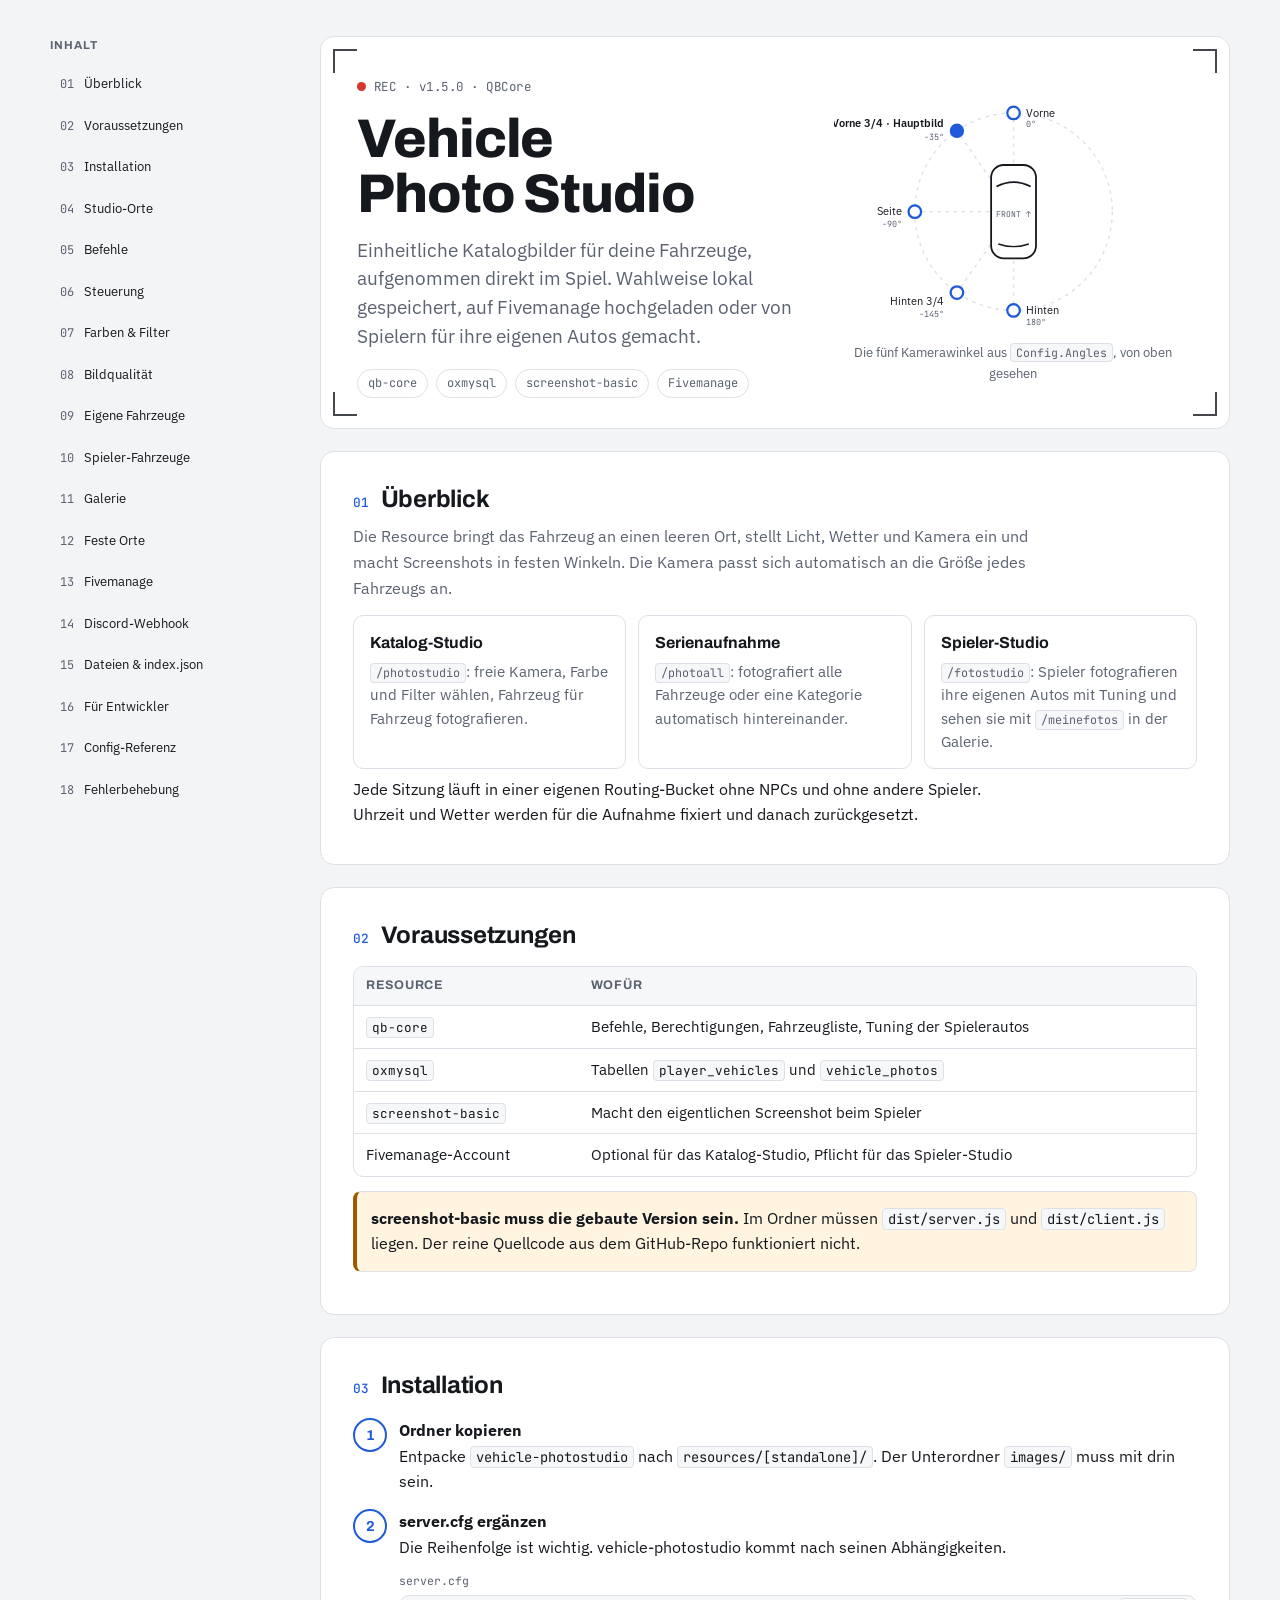
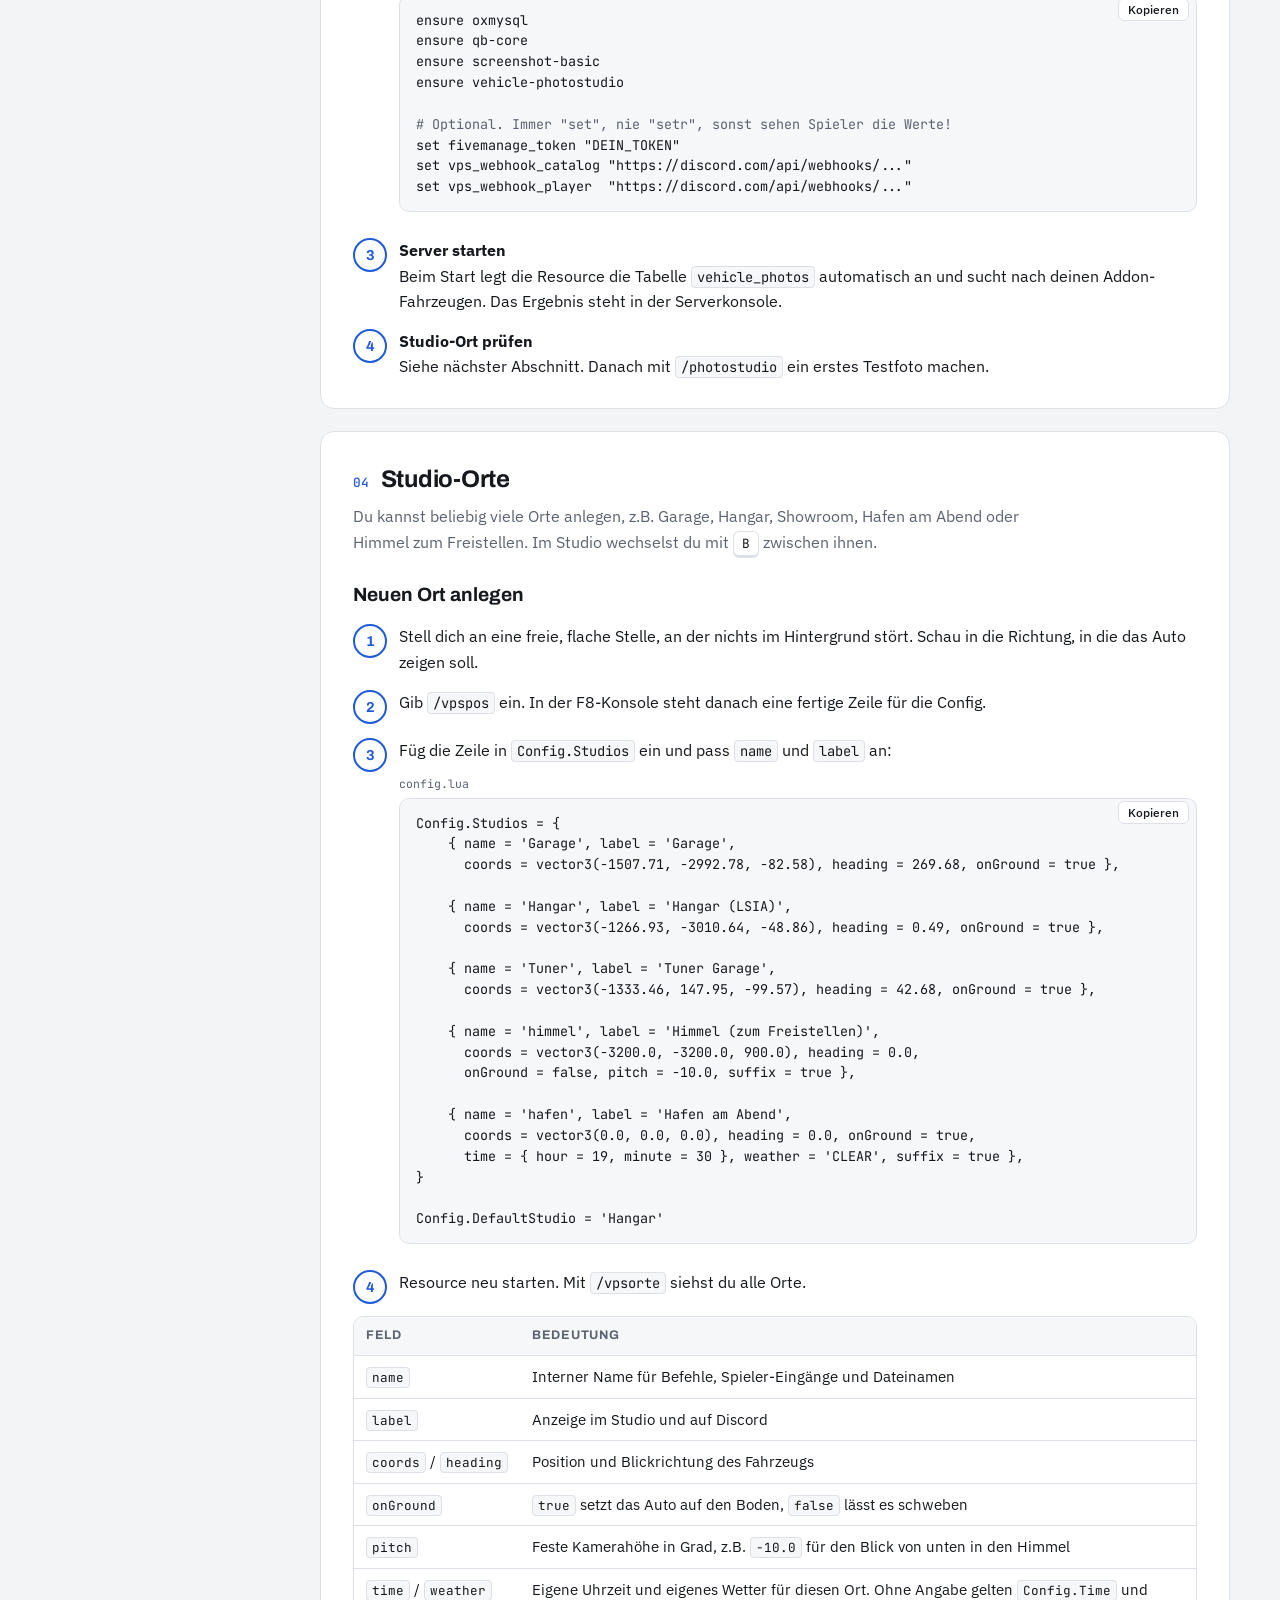
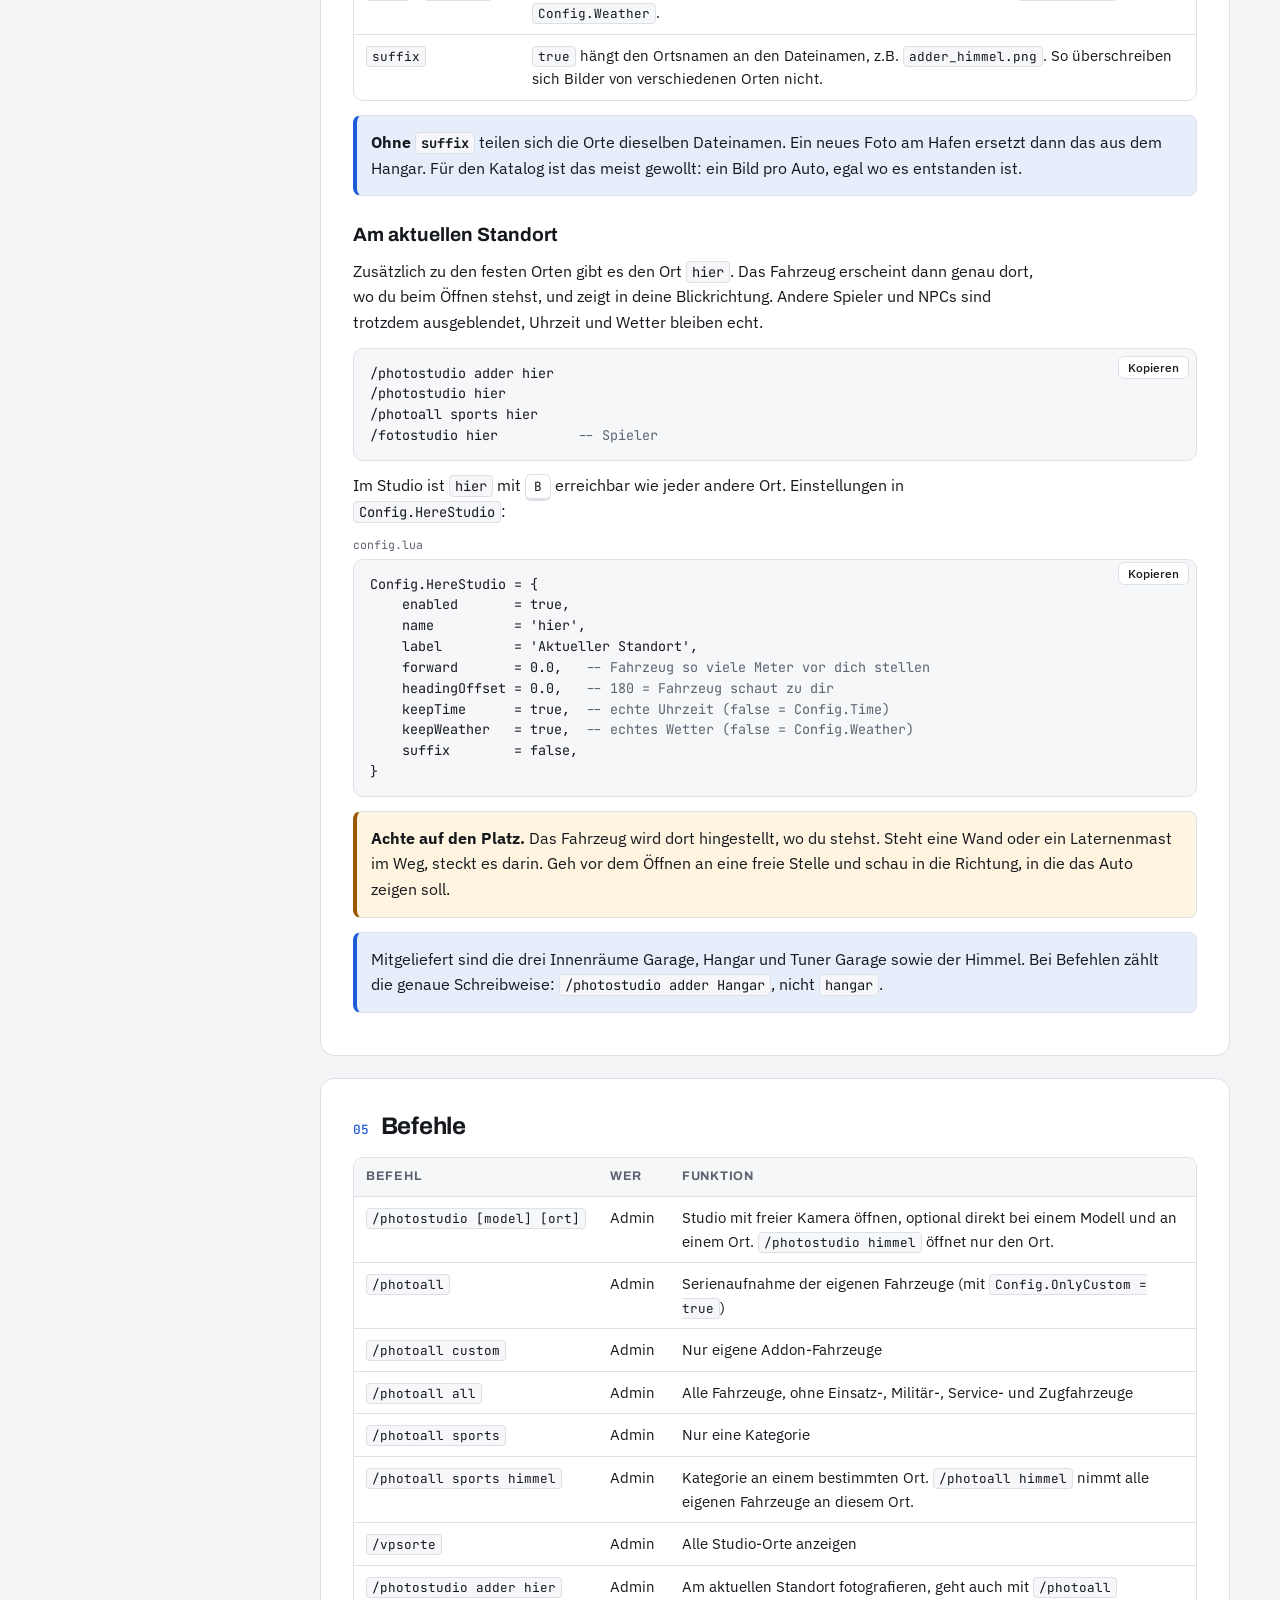
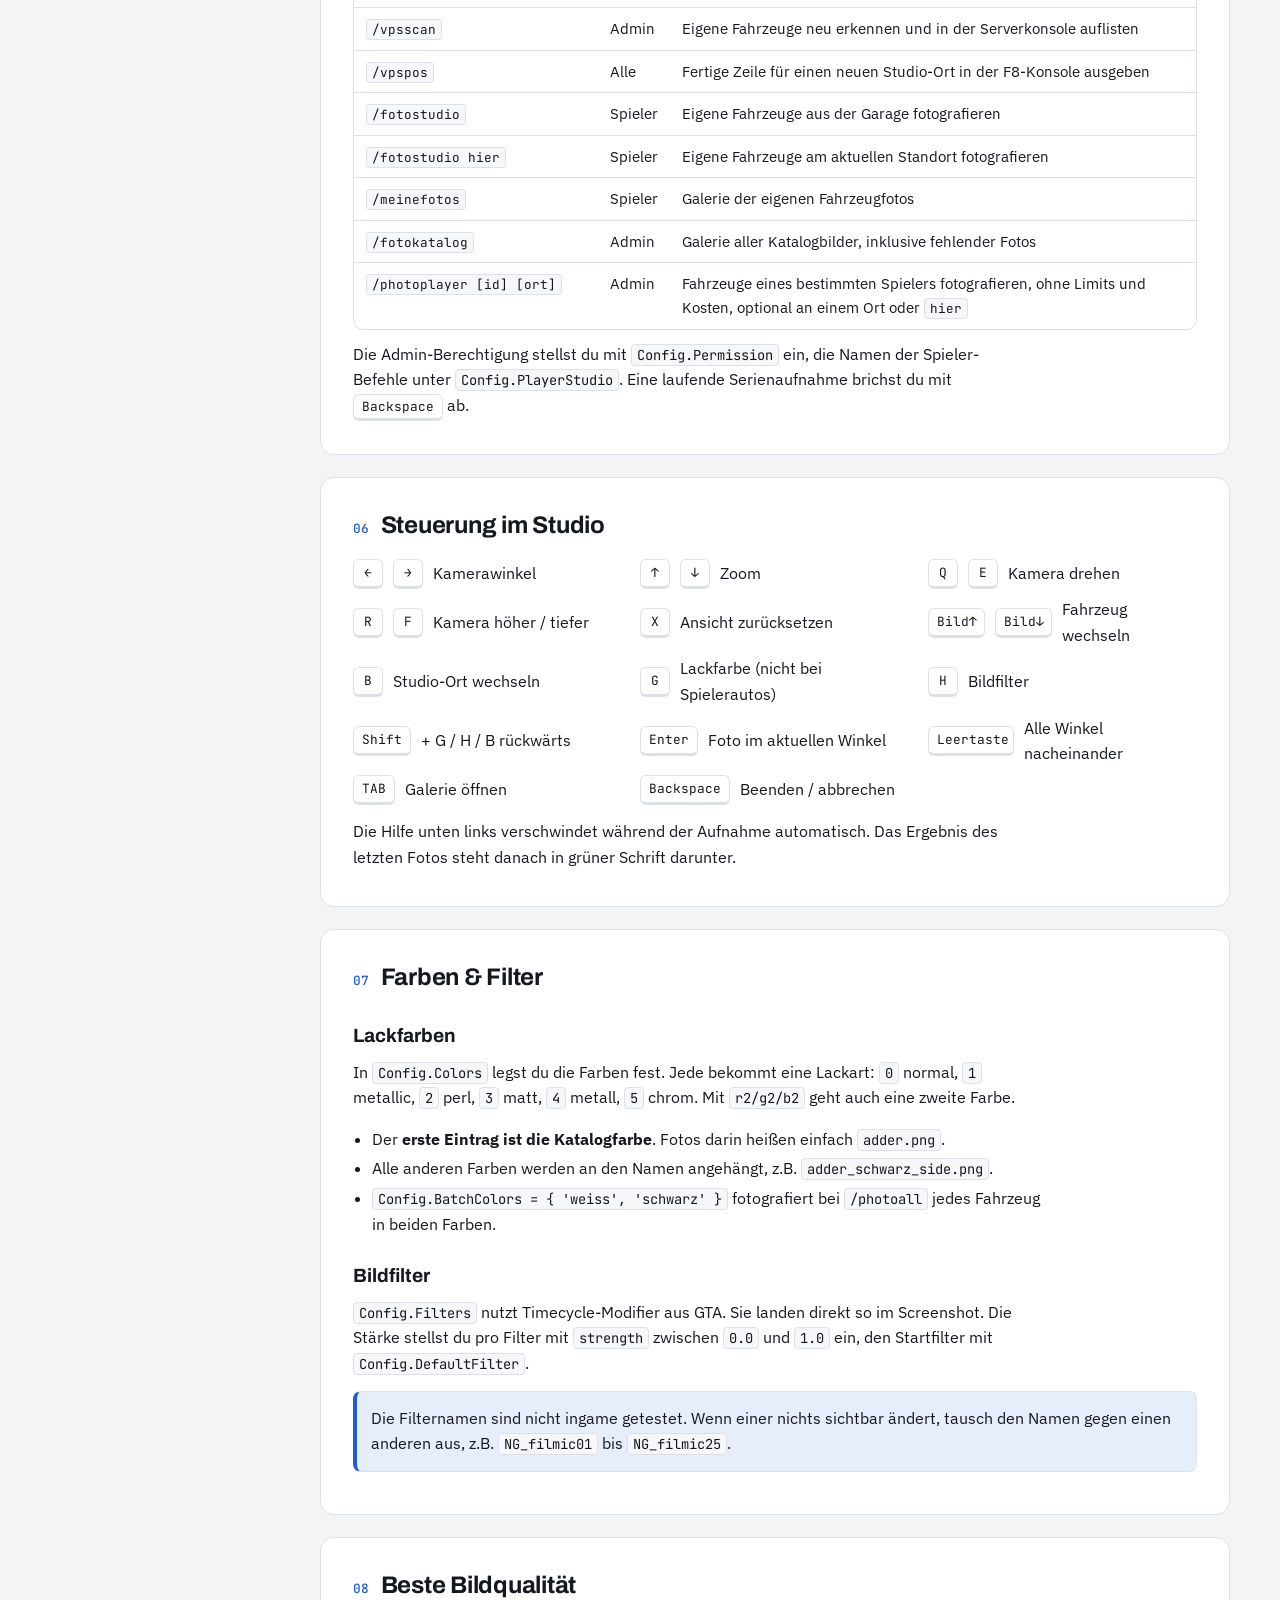
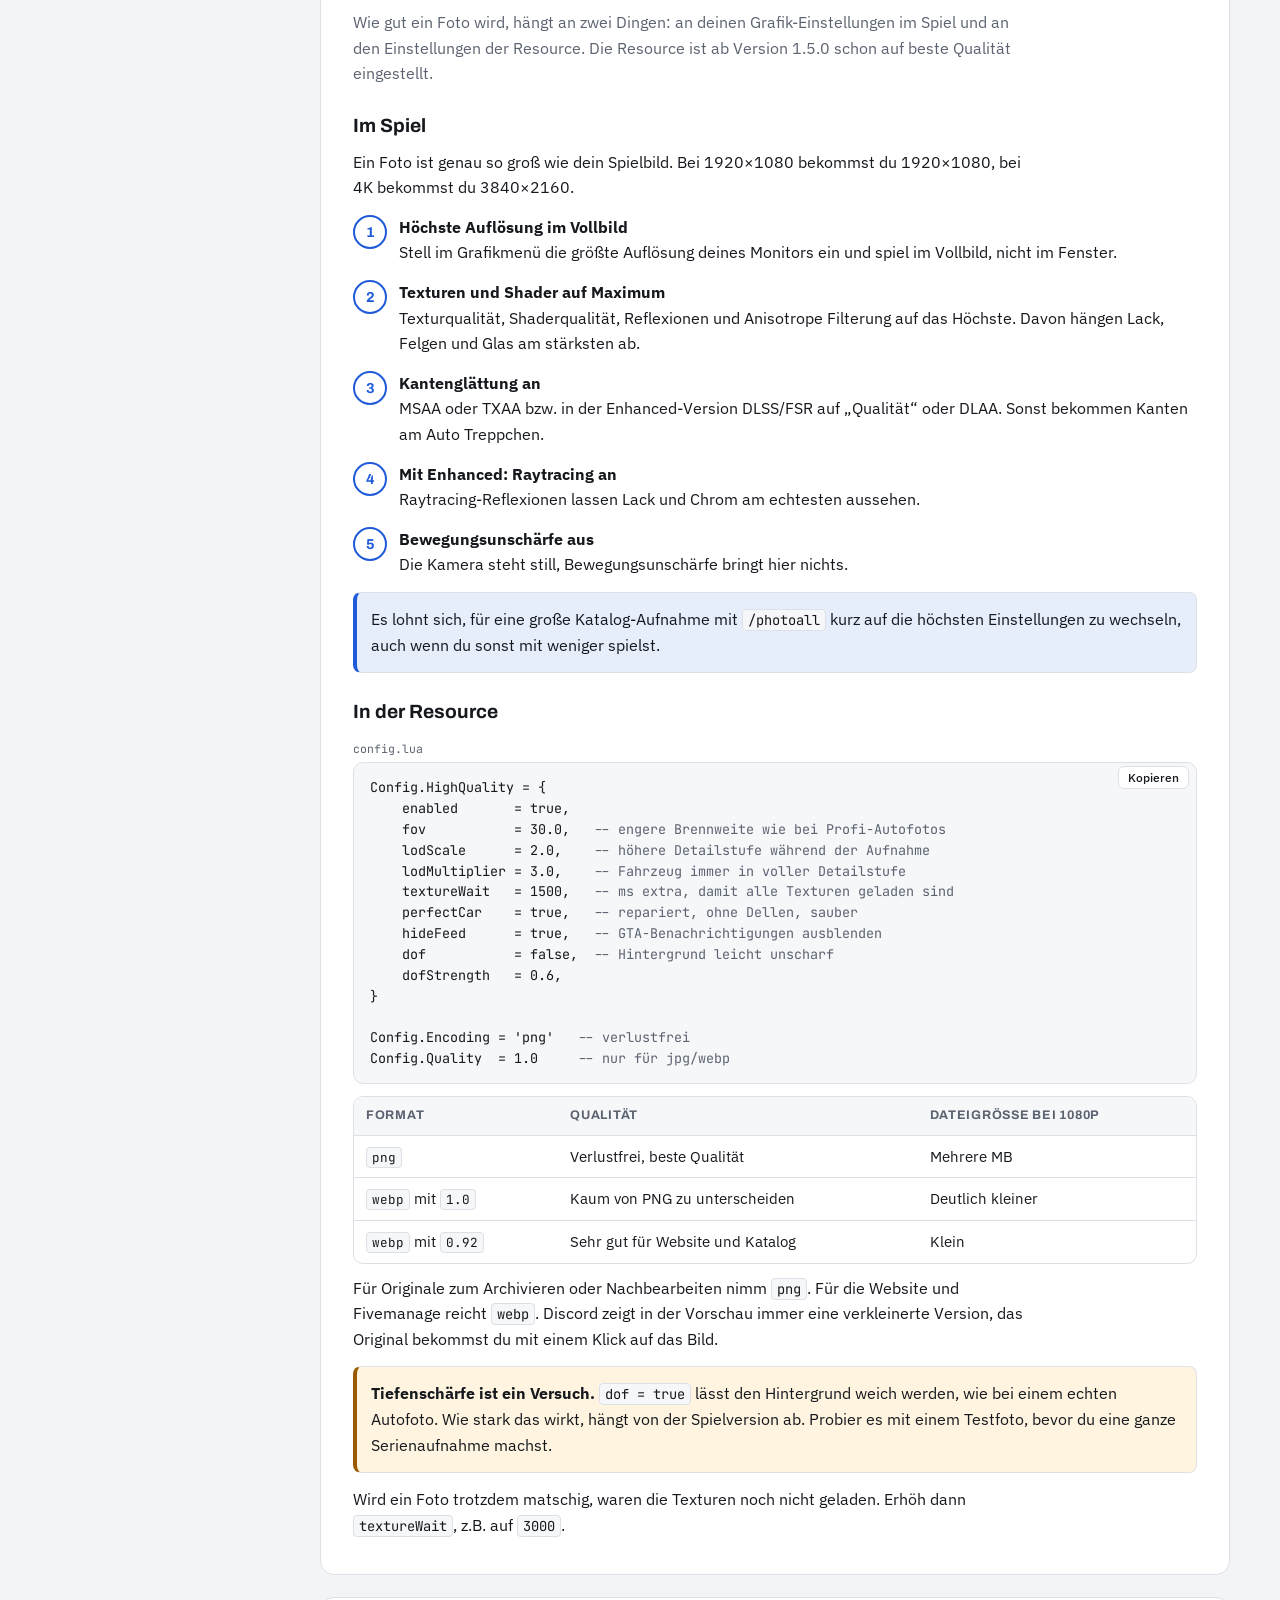
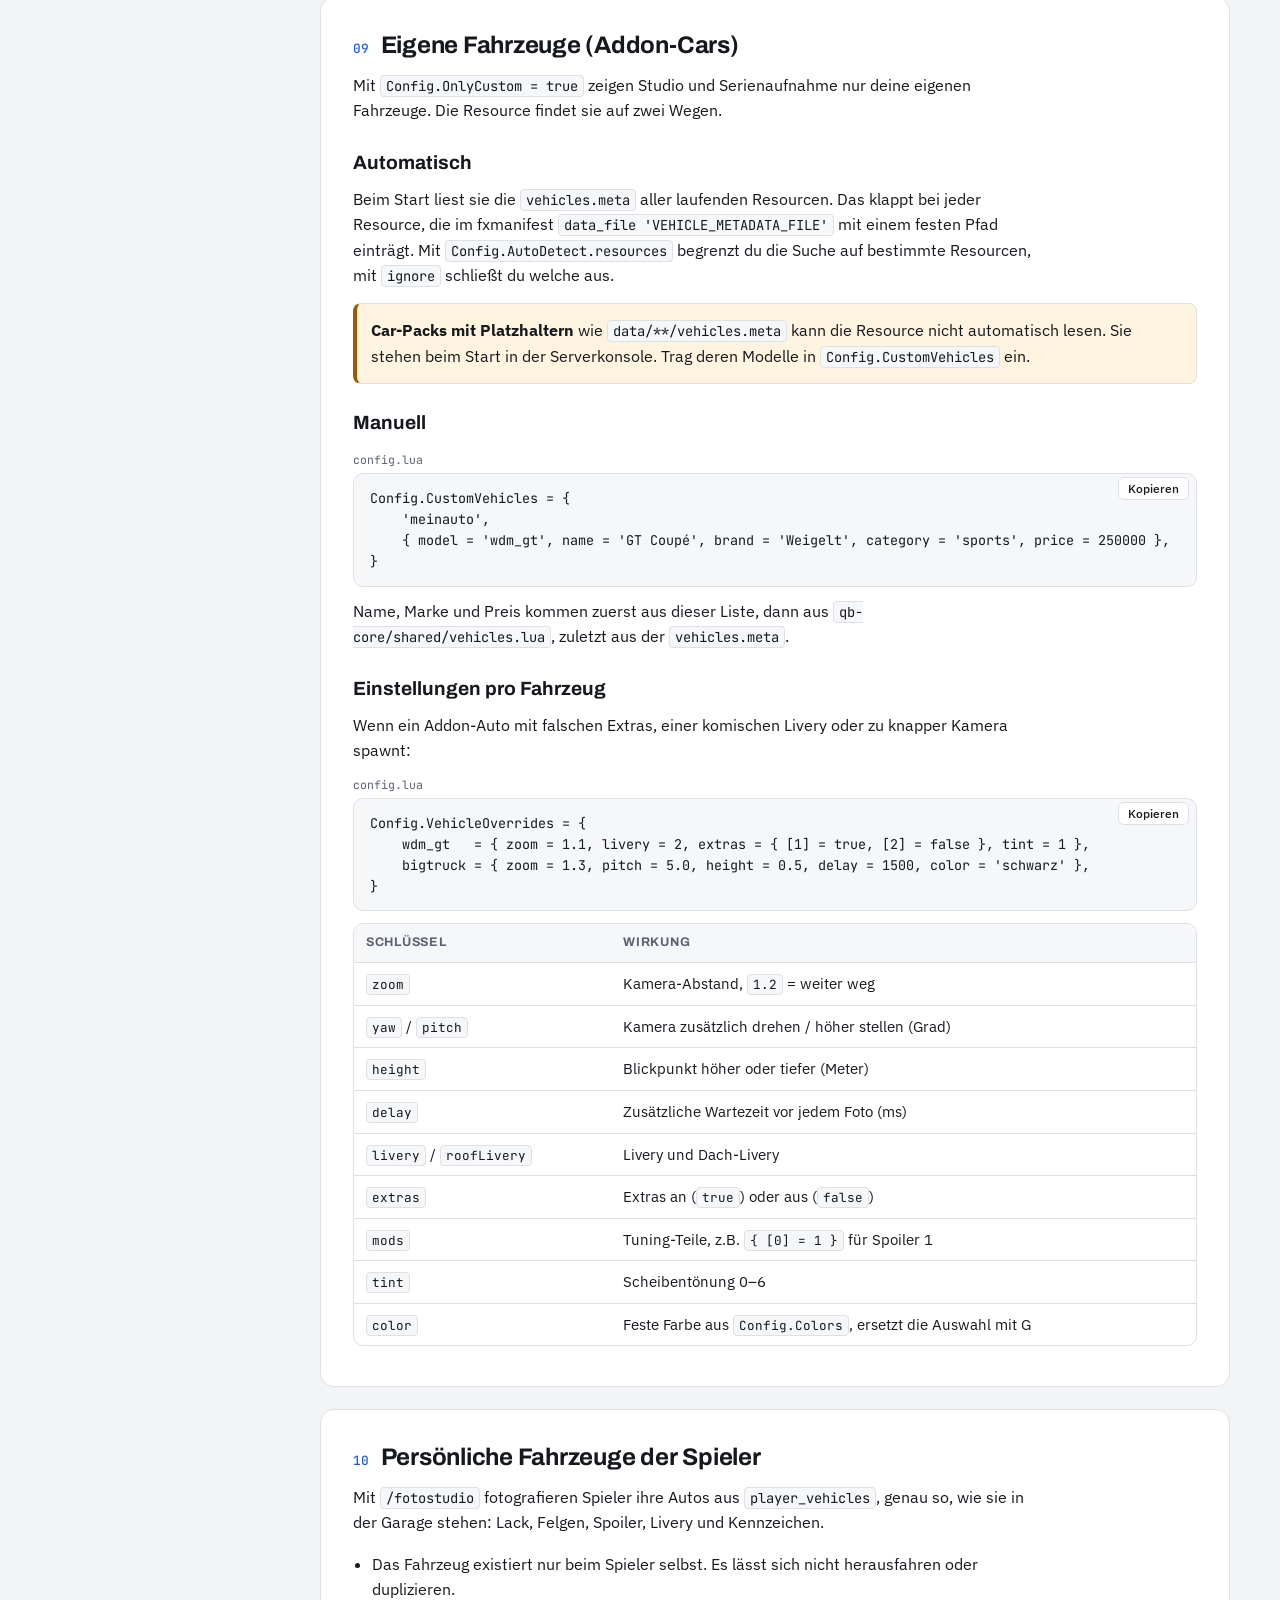
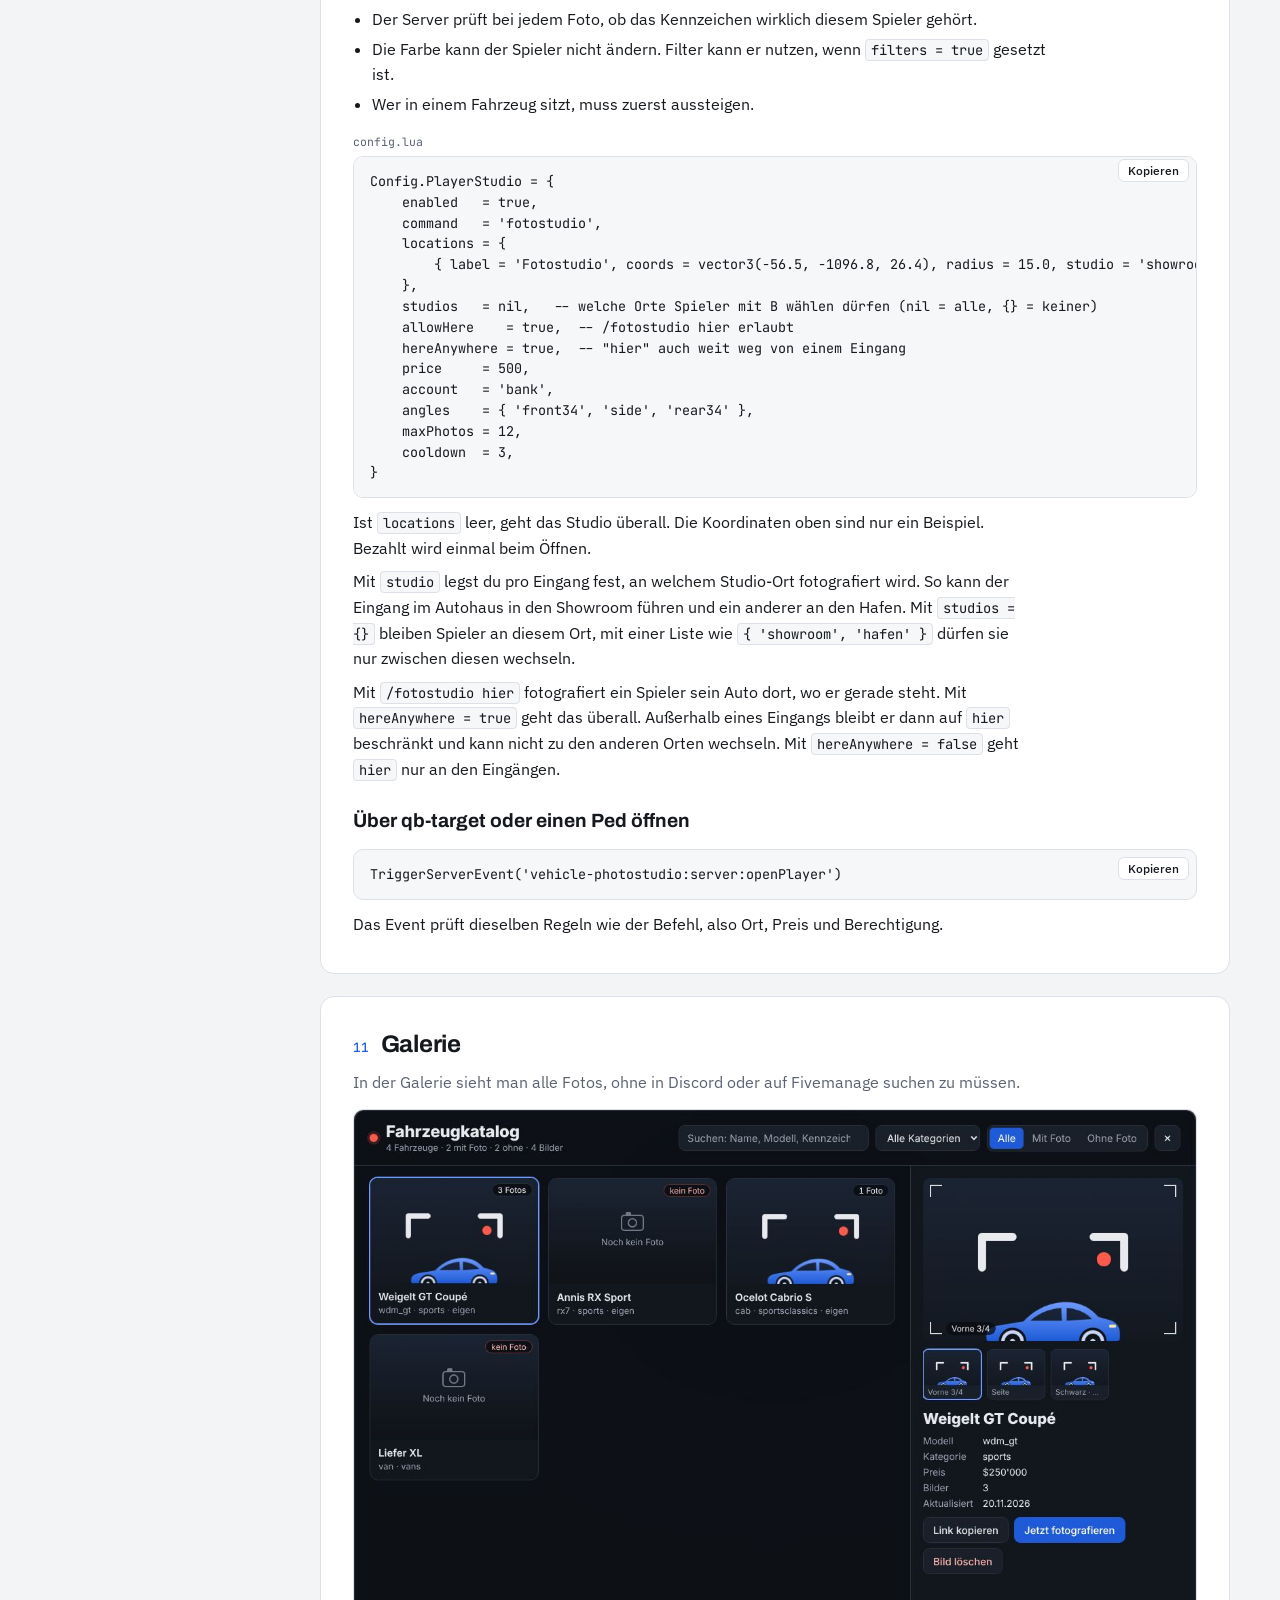
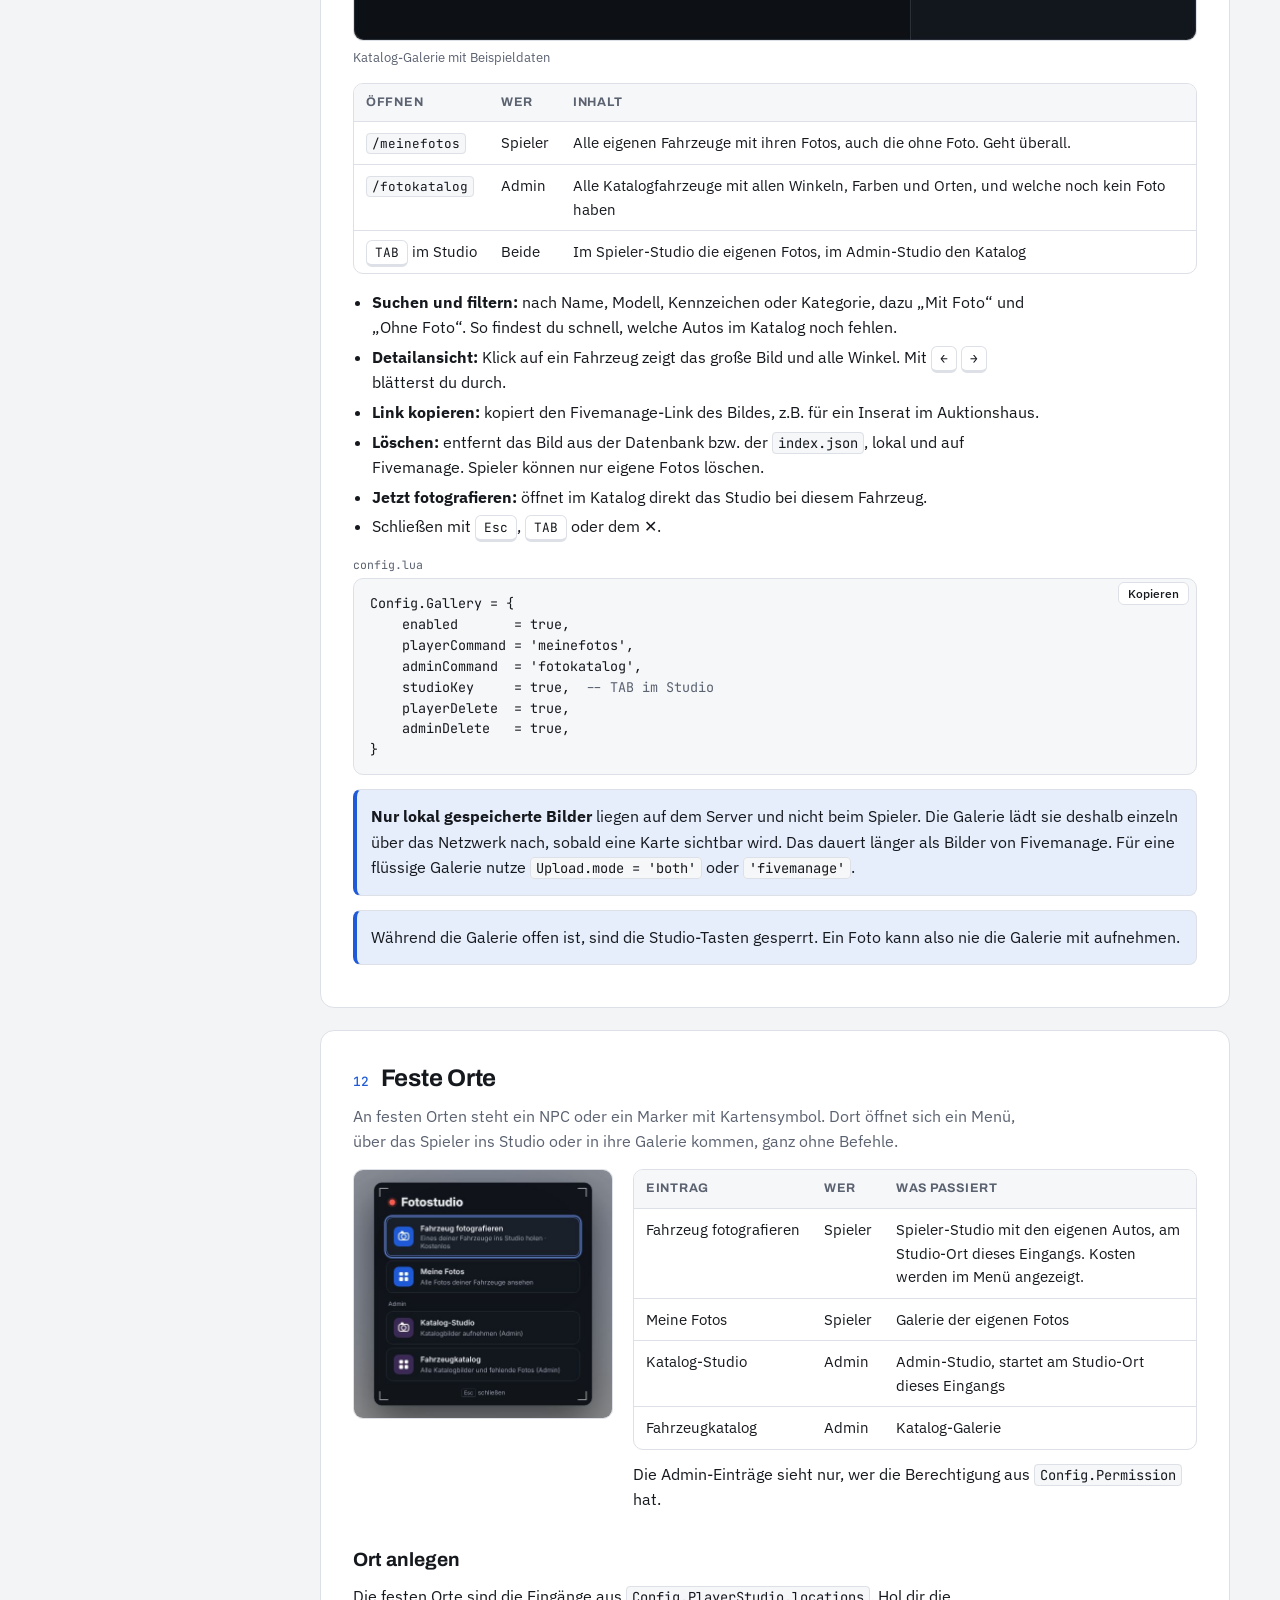
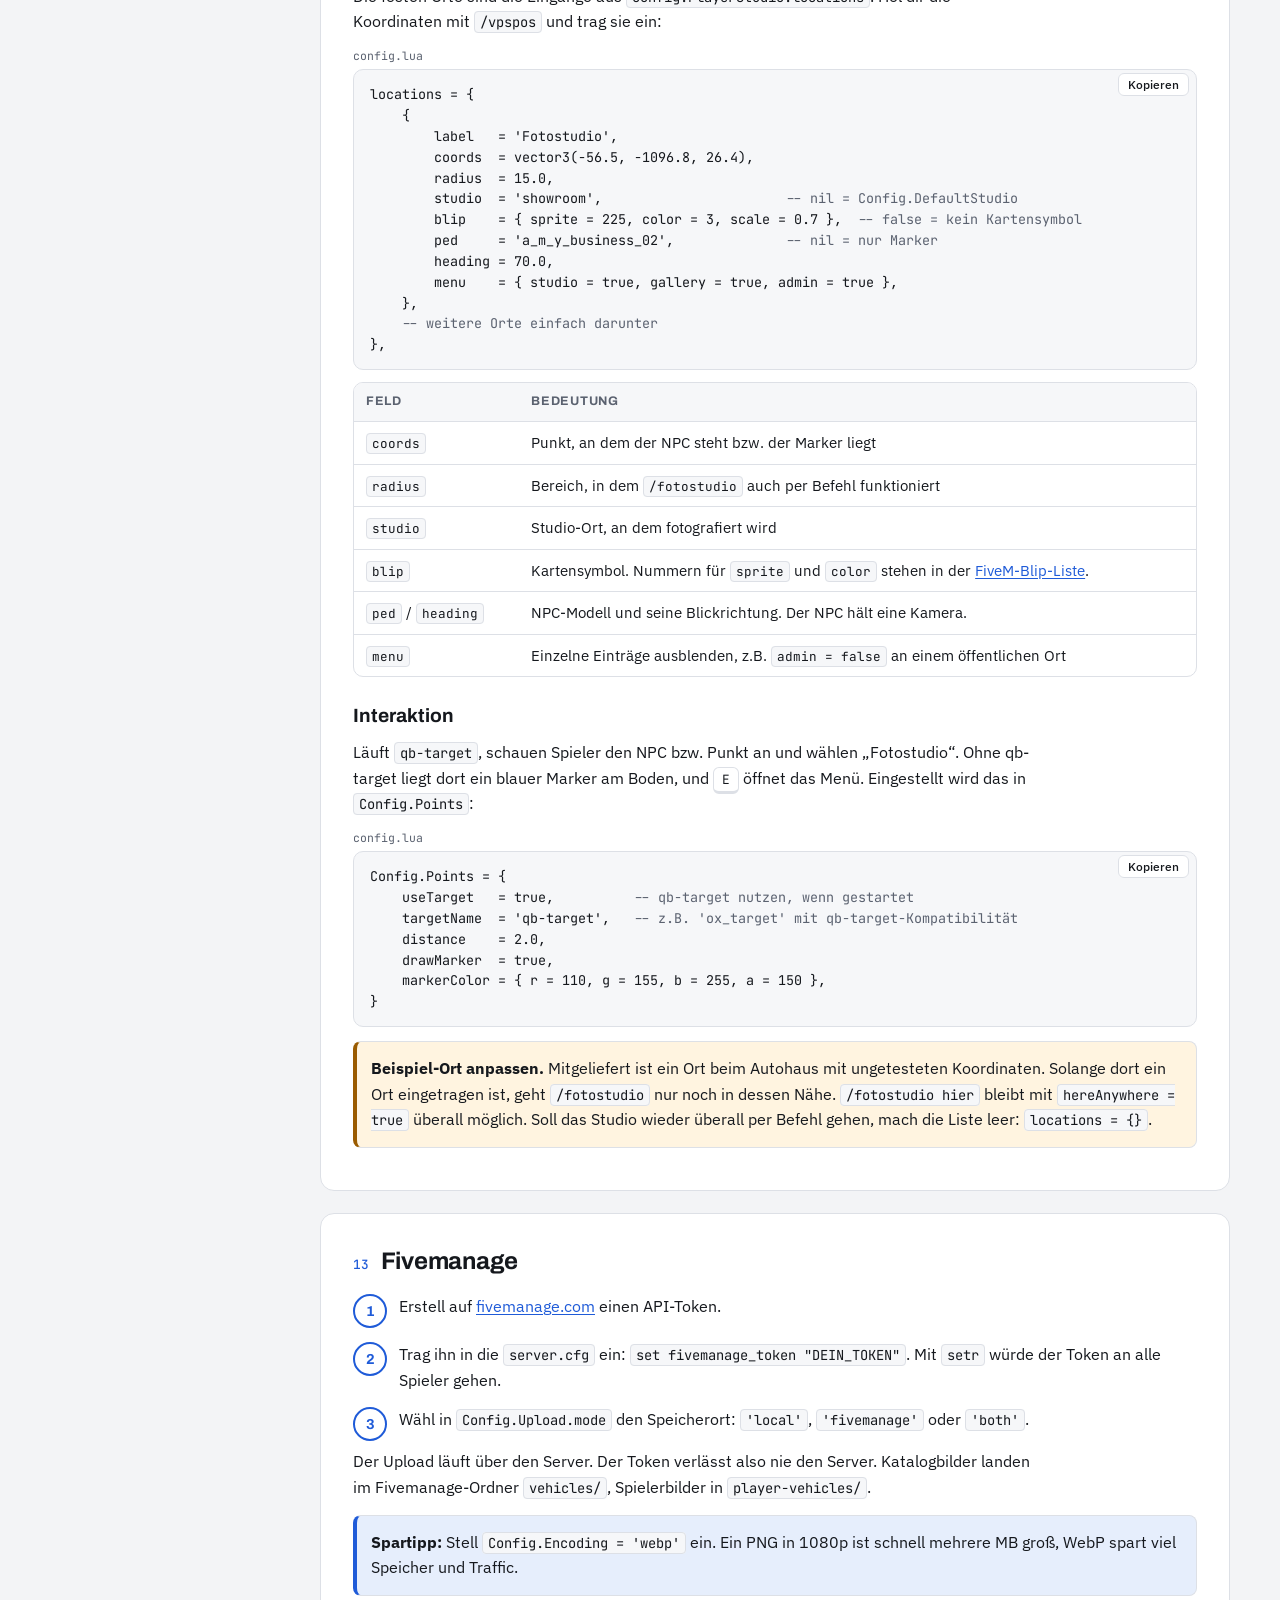
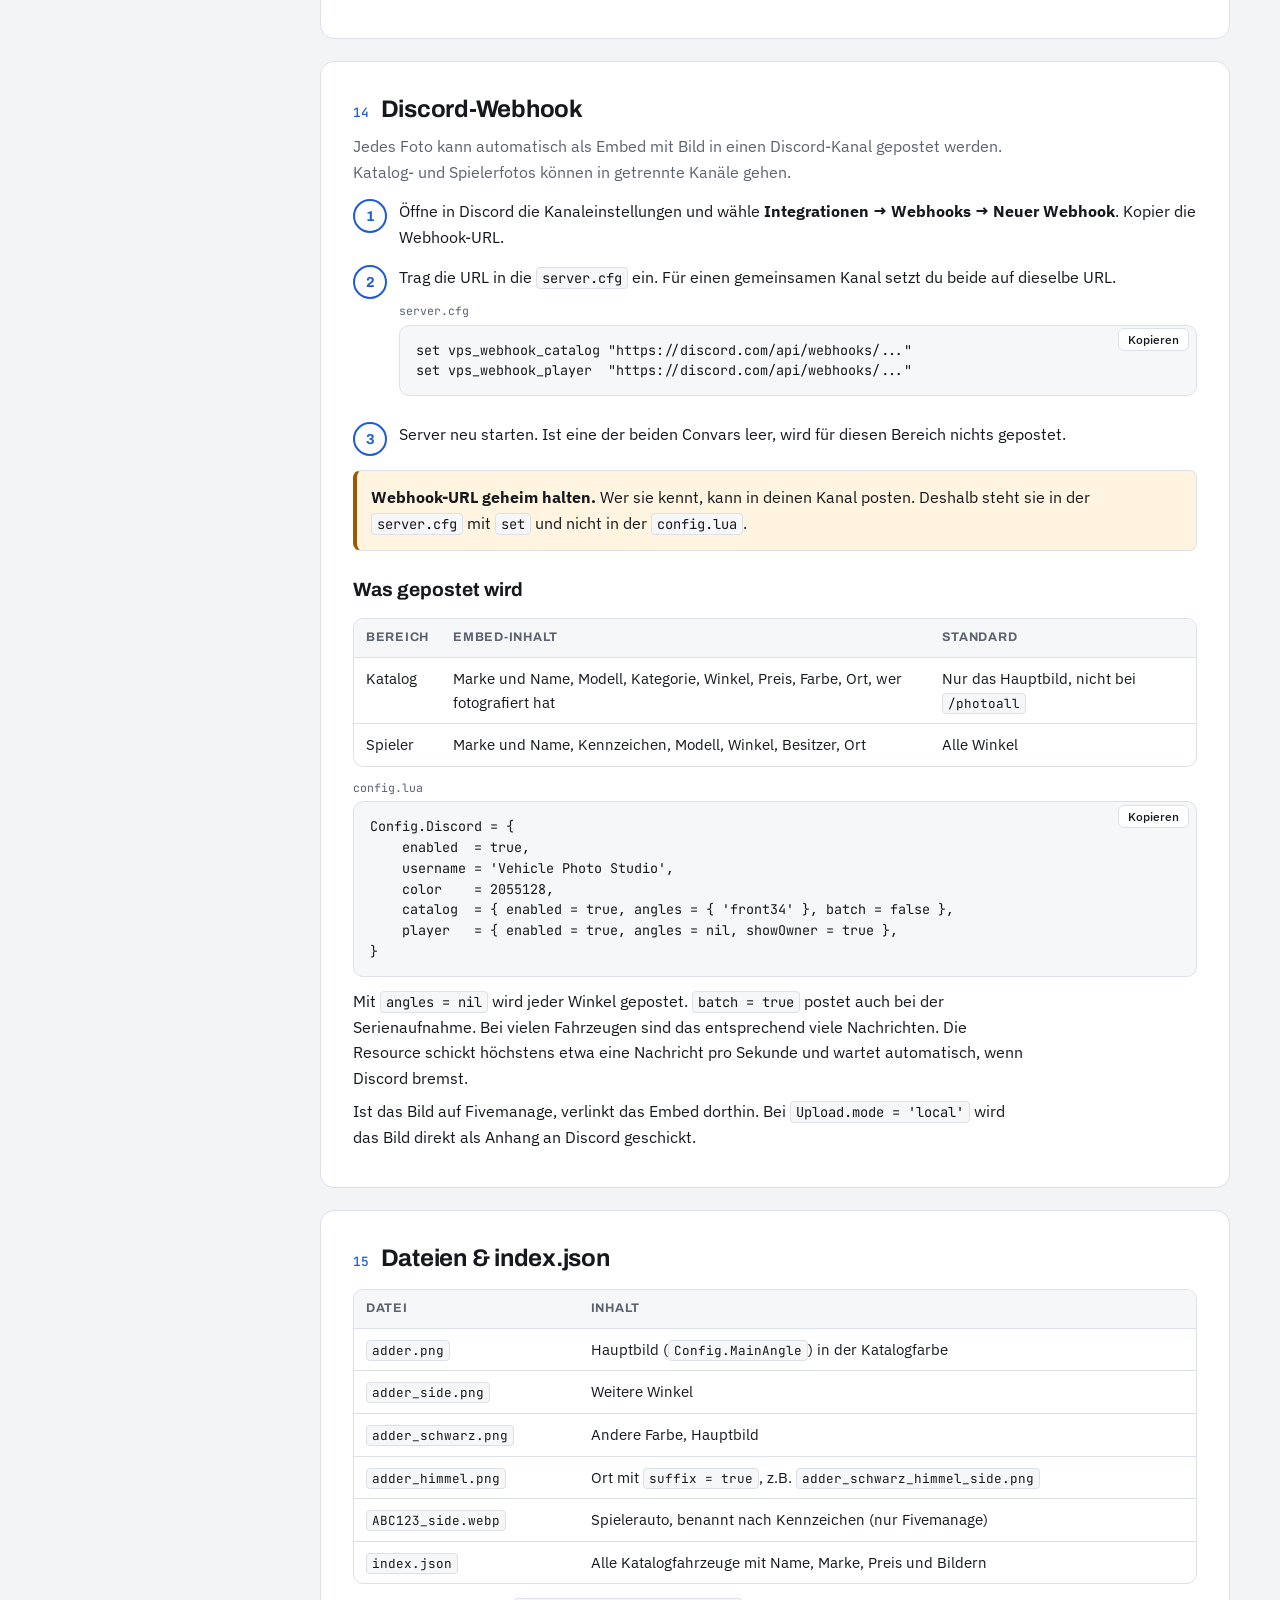
<file: docs/anleitung.html>
<!DOCTYPE html>
<html lang="de">
<head>
<meta charset="utf-8">
<meta name="viewport" content="width=device-width, initial-scale=1, viewport-fit=cover">
<title>Vehicle Photo Studio</title>
<meta name="claude:viewport-fit-sides" content="cover">
<link rel="preconnect" href="https://fonts.googleapis.com">
<link rel="preconnect" href="https://fonts.gstatic.com" crossorigin>
<link rel="stylesheet" href="https://fonts.googleapis.com/css2?family=Archivo:wght@500;700;800&family=IBM+Plex+Sans:wght@400;500;600&family=JetBrains+Mono:wght@400;500&display=swap">
<style>
/* Layout: Handbuch mit fester Inhaltsleiste links, Sucher-Rahmen als Leitmotiv (Ecken wie im Kamera-Sucher) */
:root {
  --bg: #f3f4f6;
  --paper: #ffffff;
  --ink: #15181d;
  --muted: #5b6270;
  --line: #dde0e6;
  --accent: #1f5bd8;
  --accent-soft: #e6eefc;
  --rec: #d6362b;
  --code-bg: #f6f7f9;
  --ok: #1d7a46;
  --warn: #9a5b00;
  --warn-bg: #fff4e0;
  --font-display: "Archivo", "Helvetica Neue", Arial, sans-serif;
  --font-body: "IBM Plex Sans", "Segoe UI", Roboto, Arial, sans-serif;
  --font-mono: "JetBrains Mono", ui-monospace, "SFMono-Regular", Consolas, monospace;
  --step--1: 0.84rem;
  --step-0: 1rem;
  --step-1: 1.2rem;
  --step-2: 1.5rem;
  --step-3: 2.1rem;
  --step-4: clamp(2.2rem, 5vw, 3.4rem);
}
@media (prefers-color-scheme: dark) {
  :root:not([data-theme="light"]) {
    --bg: #0f1216; --paper: #161a20; --ink: #e8eaee; --muted: #9aa2b1; --line: #2a303a;
    --accent: #6e9bff; --accent-soft: #1b2740; --rec: #ff5a4e; --code-bg: #1c2129;
    --ok: #5ccf8b; --warn: #f0b45a; --warn-bg: #2a2214; color-scheme: dark;
  }
}
:root[data-theme="dark"] {
  --bg: #0f1216; --paper: #161a20; --ink: #e8eaee; --muted: #9aa2b1; --line: #2a303a;
  --accent: #6e9bff; --accent-soft: #1b2740; --rec: #ff5a4e; --code-bg: #1c2129;
  --ok: #5ccf8b; --warn: #f0b45a; --warn-bg: #2a2214; color-scheme: dark;
}

* { box-sizing: border-box; }
html { scroll-behavior: smooth; }
@media (prefers-reduced-motion: reduce) { html { scroll-behavior: auto; } }
body {
  background: var(--bg); color: var(--ink);
  font-family: var(--font-body); font-size: var(--step-0); line-height: 1.6;
  padding-left: max(16px, env(safe-area-inset-left, 0px));
  padding-right: max(16px, env(safe-area-inset-right, 0px));
}
a { color: var(--accent); text-underline-offset: 2px; }
a:focus-visible, button:focus-visible { outline: 2px solid var(--accent); outline-offset: 2px; border-radius: 4px; }

.shell {
  max-width: 1180px; margin: 0 auto; padding-block: 28px 48px;
  display: grid; grid-template-columns: 230px minmax(0, 1fr); gap: 40px; align-items: start;
}

/* Inhaltsleiste */
.toc { position: sticky; top: calc(env(safe-area-inset-top, 0px) + 20px); font-size: var(--step--1); }
.toc-label { font-family: var(--font-display); font-weight: 700; text-transform: uppercase; letter-spacing: .08em; font-size: .72rem; color: var(--muted); margin: 0 0 10px; }
.toc ol { list-style: none; margin: 0; padding: 0; display: grid; gap: 2px; counter-reset: toc; }
.toc li { counter-increment: toc; }
.toc a {
  display: flex; gap: 10px; padding: 5px 10px; border-radius: 6px;
  color: var(--ink); text-decoration: none;
}
.toc a::before { content: counter(toc, decimal-leading-zero); font-family: var(--font-mono); color: var(--muted); font-size: .75rem; padding-top: 2px; }
.toc a:hover { background: var(--accent-soft); }

/* Hero mit Sucher-Rahmen */
.hero {
  position: relative; background: var(--paper); border: 1px solid var(--line); border-radius: 14px;
  padding: 36px 36px 30px; display: grid; grid-template-columns: minmax(0, 1.25fr) minmax(0, 1fr); gap: 28px; align-items: center;
}
.hero .vf-b { position: absolute; inset: 0; pointer-events: none; }
.hero::before, .hero::after, .hero .vf-b::before, .hero .vf-b::after {
  content: ""; position: absolute; width: 22px; height: 22px; border-color: var(--ink); border-style: solid; opacity: .8;
}
.hero::before { top: 12px; left: 12px; border-width: 2px 0 0 2px; }
.hero::after { top: 12px; right: 12px; border-width: 2px 2px 0 0; }
.hero .vf-b::before { bottom: 12px; left: 12px; border-width: 0 0 2px 2px; }
.hero .vf-b::after { bottom: 12px; right: 12px; border-width: 0 2px 2px 0; }
.rec { display: inline-flex; align-items: center; gap: 8px; font-family: var(--font-mono); font-size: .78rem; color: var(--muted); letter-spacing: .04em; }
.rec i { width: 9px; height: 9px; border-radius: 50%; background: var(--rec); display: inline-block; }
h1 { font-family: var(--font-display); font-weight: 800; font-size: var(--step-4); line-height: 1.02; letter-spacing: -.02em; margin: 12px 0 14px; text-wrap: balance; }
.lead { color: var(--muted); font-size: var(--step-1); line-height: 1.5; margin: 0 0 18px; max-width: 46ch; }
.chips { display: flex; flex-wrap: wrap; gap: 8px; }
.chip { font-family: var(--font-mono); font-size: .75rem; padding: 4px 10px; border-radius: 999px; border: 1px solid var(--line); color: var(--muted); }
.angles svg { width: 100%; height: auto; display: block; }
.angles figcaption { font-size: var(--step--1); color: var(--muted); text-align: center; margin-top: 4px; }

/* Abschnitte */
main { min-width: 0; display: grid; gap: 22px; }
section { background: var(--paper); border: 1px solid var(--line); border-radius: 14px; padding: 28px 32px; min-width: 0; scroll-margin-top: 16px; }
h2 { font-family: var(--font-display); font-weight: 700; font-size: var(--step-2); margin: 0 0 6px; letter-spacing: -.01em; text-wrap: balance; display: flex; align-items: baseline; gap: 12px; }
h2 .n { font-family: var(--font-mono); font-size: .8rem; color: var(--accent); font-weight: 500; }
h3 { font-family: var(--font-display); font-weight: 700; font-size: var(--step-1); margin: 24px 0 6px; }
section > p, section li { max-width: 68ch; }
p { margin: 8px 0; }
.sub { color: var(--muted); margin: 0 0 14px; }
ul, ol.steps { padding-left: 1.2em; }
li { margin: 4px 0; }

code { font-family: var(--font-mono); font-size: .86em; background: var(--code-bg); border: 1px solid var(--line); padding: 1px 5px; border-radius: 4px; overflow-wrap: anywhere; }
.code { position: relative; margin: 12px 0; }
.code pre {
  margin: 0; background: var(--code-bg); border: 1px solid var(--line); border-radius: 10px;
  padding: 14px 16px; overflow-x: auto; font-family: var(--font-mono); font-size: .84rem; line-height: 1.55;
}
.code pre code { background: none; border: 0; padding: 0; font-size: inherit; overflow-wrap: normal; }
.code .file { display: block; font-family: var(--font-mono); font-size: .72rem; color: var(--muted); margin-bottom: 4px; }
.copy {
  position: absolute; top: 26px; right: 8px; font: 500 .72rem var(--font-body);
  background: var(--paper); color: var(--ink); border: 1px solid var(--line); border-radius: 6px; padding: 3px 9px; cursor: pointer;
}
.code:not(:has(.file)) .copy { top: 8px; }
.copy:hover { border-color: var(--accent); color: var(--accent); }
.c { color: var(--muted); }

/* Schritte */
ol.steps { list-style: none; padding: 0; counter-reset: s; display: grid; gap: 14px; margin: 14px 0 0; }
ol.steps > li { counter-increment: s; display: grid; grid-template-columns: 34px minmax(0, 1fr); gap: 12px; max-width: none; margin: 0; }
ol.steps > li::before {
  content: counter(s); width: 30px; height: 30px; border-radius: 50%; border: 2px solid var(--accent); color: var(--accent);
  display: grid; place-items: center; font: 700 .9rem var(--font-display);
}
ol.steps > li > div { min-width: 0; }
ol.steps strong { display: block; }

/* Tabellen */
.table { overflow-x: auto; margin: 12px 0; border: 1px solid var(--line); border-radius: 10px; }
table { border-collapse: collapse; width: 100%; font-size: .92rem; }
th, td { text-align: left; padding: 9px 12px; border-bottom: 1px solid var(--line); vertical-align: top; }
th { font-family: var(--font-display); font-weight: 700; font-size: .78rem; text-transform: uppercase; letter-spacing: .06em; color: var(--muted); background: var(--code-bg); }
tr:last-child td { border-bottom: 0; }
td:first-child { white-space: nowrap; }

/* Tasten */
.keys { display: grid; grid-template-columns: repeat(auto-fill, minmax(210px, 1fr)); gap: 8px 18px; margin: 14px 0; }
.key { display: flex; align-items: center; gap: 10px; }
kbd {
  font-family: var(--font-mono); font-size: .8rem; min-width: 30px; text-align: center; padding: 3px 8px;
  border: 1px solid var(--line); border-bottom-width: 3px; border-radius: 6px; background: var(--paper); color: var(--ink); white-space: nowrap;
}

/* Hinweise */
.note { border: 1px solid var(--line); border-left: 4px solid var(--accent); background: var(--accent-soft); border-radius: 8px; padding: 10px 14px; margin: 14px 0; }
.note.warn { border-left-color: var(--warn); background: var(--warn-bg); }
.note strong { color: var(--ink); }
.note p { margin: 4px 0; max-width: none; }

.modes { display: grid; grid-template-columns: repeat(3, minmax(0, 1fr)); gap: 12px; margin-top: 14px; }
.mode { border: 1px solid var(--line); border-radius: 10px; padding: 14px 16px; min-width: 0; }
.mode b { font-family: var(--font-display); display: block; margin-bottom: 4px; }
.mode p { margin: 0; color: var(--muted); font-size: .92rem; }
.mode code { font-size: .8em; }

details { border: 1px solid var(--line); border-radius: 10px; padding: 0 14px; margin: 8px 0; }
details[open] { padding-bottom: 10px; }
summary { cursor: pointer; padding: 11px 0; font-weight: 600; }
details p { margin: 4px 0; }

footer { grid-column: 1 / -1; color: var(--muted); font-size: var(--step--1); display: flex; flex-wrap: wrap; justify-content: space-between; gap: 8px; border-top: 1px solid var(--line); padding-top: 18px; }

@media (max-width: 900px) {
  .pair { grid-template-columns: minmax(0, 1fr) !important; }
  .pair img { max-width: 320px; }
  .shell { grid-template-columns: minmax(0, 1fr); gap: 20px; padding-block: 16px 32px; }
  .toc { position: static; background: var(--paper); border: 1px solid var(--line); border-radius: 14px; padding: 16px; }
  .toc ol { grid-template-columns: repeat(auto-fill, minmax(170px, 1fr)); }
  .hero { grid-template-columns: minmax(0, 1fr); padding: 30px 22px 22px; }
  .angles { max-width: 380px; margin: 0 auto; width: 100%; }
  .modes { grid-template-columns: minmax(0, 1fr); }
  section { padding: 22px 18px; }
}
</style>
</head>
<body>
<div class="shell">

  <nav class="toc" aria-label="Inhalt">
    <p class="toc-label">Inhalt</p>
    <ol>
      <li><a href="#ueberblick">Überblick</a></li>
      <li><a href="#voraussetzungen">Voraussetzungen</a></li>
      <li><a href="#installation">Installation</a></li>
      <li><a href="#studio-ort">Studio-Orte</a></li>
      <li><a href="#befehle">Befehle</a></li>
      <li><a href="#steuerung">Steuerung</a></li>
      <li><a href="#farben-filter">Farben &amp; Filter</a></li>
      <li><a href="#qualitaet">Bildqualität</a></li>
      <li><a href="#eigene-fahrzeuge">Eigene Fahrzeuge</a></li>
      <li><a href="#spieler">Spieler-Fahrzeuge</a></li>
      <li><a href="#galerie">Galerie</a></li>
      <li><a href="#feste-orte">Feste Orte</a></li>
      <li><a href="#fivemanage">Fivemanage</a></li>
      <li><a href="#discord">Discord-Webhook</a></li>
      <li><a href="#ausgabe">Dateien &amp; index.json</a></li>
      <li><a href="#entwickler">Für Entwickler</a></li>
      <li><a href="#config">Config-Referenz</a></li>
      <li><a href="#probleme">Fehlerbehebung</a></li>
    </ol>
  </nav>

  <main>
    <header class="hero">
      <span class="vf-b" aria-hidden="true"></span>
      <div>
        <span class="rec"><i></i>REC · v1.5.0 · QBCore</span>
        <h1>Vehicle Photo Studio</h1>
        <p class="lead">Einheitliche Katalogbilder für deine Fahrzeuge, aufgenommen direkt im Spiel. Wahlweise lokal gespeichert, auf Fivemanage hochgeladen oder von Spielern für ihre eigenen Autos gemacht.</p>
        <div class="chips">
          <span class="chip">qb-core</span><span class="chip">oxmysql</span><span class="chip">screenshot-basic</span><span class="chip">Fivemanage</span>
        </div>
      </div>
      <figure class="angles" style="margin:0">
        <svg viewBox="0 0 400 280" role="img" aria-labelledby="angTitle">
          <title id="angTitle">Kamerapositionen um das Fahrzeug, von oben gesehen</title>
          <g stroke="var(--line)" stroke-width="1.5" stroke-dasharray="4 5" fill="none">
            <circle cx="200" cy="140" r="110"/>
            <line x1="200" y1="140" x2="136.9" y2="49.9"/>
            <line x1="200" y1="140" x2="90" y2="140"/>
            <line x1="200" y1="140" x2="136.9" y2="230.1"/>
            <line x1="200" y1="140" x2="200" y2="30"/>
            <line x1="200" y1="140" x2="200" y2="250"/>
          </g>
          <rect x="175" y="88" width="50" height="104" rx="14" fill="var(--paper)" stroke="var(--ink)" stroke-width="2"/>
          <path d="M181 112 Q200 102 219 112" fill="none" stroke="var(--ink)" stroke-width="2"/>
          <path d="M183 176 Q200 182 217 176" fill="none" stroke="var(--ink)" stroke-width="1.5"/>
          <text x="200" y="146" text-anchor="middle" font-family="JetBrains Mono, monospace" font-size="9" fill="var(--muted)">FRONT ↑</text>
          <g fill="var(--accent)">
            <circle cx="136.9" cy="49.9" r="8"/>
          </g>
          <g fill="var(--paper)" stroke="var(--accent)" stroke-width="2.5">
            <circle cx="90" cy="140" r="7"/>
            <circle cx="136.9" cy="230.1" r="7"/>
            <circle cx="200" cy="30" r="7"/>
            <circle cx="200" cy="250" r="7"/>
          </g>
          <g font-family="IBM Plex Sans, sans-serif" font-size="12" fill="var(--ink)">
            <text x="122" y="46" text-anchor="end" font-weight="600">Vorne 3/4 · Hauptbild</text>
            <text x="76" y="144" text-anchor="end">Seite</text>
            <text x="123" y="244" text-anchor="end">Hinten 3/4</text>
            <text x="214" y="34">Vorne</text>
            <text x="214" y="254">Hinten</text>
          </g>
          <g font-family="JetBrains Mono, monospace" font-size="9.5" fill="var(--muted)">
            <text x="122" y="60" text-anchor="end">−35°</text>
            <text x="76" y="157" text-anchor="end">−90°</text>
            <text x="123" y="257" text-anchor="end">−145°</text>
            <text x="214" y="46">0°</text>
            <text x="214" y="266">180°</text>
          </g>
        </svg>
        <figcaption>Die fünf Kamerawinkel aus <code>Config.Angles</code>, von oben gesehen</figcaption>
      </figure>
    </header>

    <section id="ueberblick">
      <h2><span class="n">01</span>Überblick</h2>
      <p class="sub">Die Resource bringt das Fahrzeug an einen leeren Ort, stellt Licht, Wetter und Kamera ein und macht Screenshots in festen Winkeln. Die Kamera passt sich automatisch an die Größe jedes Fahrzeugs an.</p>
      <div class="modes">
        <div class="mode"><b>Katalog-Studio</b><p><code>/photostudio</code>: freie Kamera, Farbe und Filter wählen, Fahrzeug für Fahrzeug fotografieren.</p></div>
        <div class="mode"><b>Serienaufnahme</b><p><code>/photoall</code>: fotografiert alle Fahrzeuge oder eine Kategorie automatisch hintereinander.</p></div>
        <div class="mode"><b>Spieler-Studio</b><p><code>/fotostudio</code>: Spieler fotografieren ihre eigenen Autos mit Tuning und sehen sie mit <code>/meinefotos</code> in der Galerie.</p></div>
      </div>
      <p>Jede Sitzung läuft in einer eigenen Routing-Bucket ohne NPCs und ohne andere Spieler. Uhrzeit und Wetter werden für die Aufnahme fixiert und danach zurückgesetzt.</p>
    </section>

    <section id="voraussetzungen">
      <h2><span class="n">02</span>Voraussetzungen</h2>
      <div class="table"><table>
        <thead><tr><th>Resource</th><th>Wofür</th></tr></thead>
        <tbody>
          <tr><td><code>qb-core</code></td><td>Befehle, Berechtigungen, Fahrzeugliste, Tuning der Spielerautos</td></tr>
          <tr><td><code>oxmysql</code></td><td>Tabellen <code>player_vehicles</code> und <code>vehicle_photos</code></td></tr>
          <tr><td><code>screenshot-basic</code></td><td>Macht den eigentlichen Screenshot beim Spieler</td></tr>
          <tr><td>Fivemanage-Account</td><td>Optional für das Katalog-Studio, Pflicht für das Spieler-Studio</td></tr>
        </tbody>
      </table></div>
      <div class="note warn">
        <p><strong>screenshot-basic muss die gebaute Version sein.</strong> Im Ordner müssen <code>dist/server.js</code> und <code>dist/client.js</code> liegen. Der reine Quellcode aus dem GitHub-Repo funktioniert nicht.</p>
      </div>
    </section>

    <section id="installation">
      <h2><span class="n">03</span>Installation</h2>
      <ol class="steps">
        <li><div><strong>Ordner kopieren</strong>Entpacke <code>vehicle-photostudio</code> nach <code>resources/[standalone]/</code>. Der Unterordner <code>images/</code> muss mit drin sein.</div></li>
        <li><div><strong>server.cfg ergänzen</strong>Die Reihenfolge ist wichtig. vehicle-photostudio kommt nach seinen Abhängigkeiten.
          <div class="code"><span class="file">server.cfg</span><button class="copy" type="button">Kopieren</button><pre><code>ensure oxmysql
ensure qb-core
ensure screenshot-basic
ensure vehicle-photostudio

<span class="c"># Optional. Immer "set", nie "setr", sonst sehen Spieler die Werte!</span>
set fivemanage_token "DEIN_TOKEN"
set vps_webhook_catalog "https://discord.com/api/webhooks/..."
set vps_webhook_player  "https://discord.com/api/webhooks/..."</code></pre></div>
        </div></li>
        <li><div><strong>Server starten</strong>Beim Start legt die Resource die Tabelle <code>vehicle_photos</code> automatisch an und sucht nach deinen Addon-Fahrzeugen. Das Ergebnis steht in der Serverkonsole.</div></li>
        <li><div><strong>Studio-Ort prüfen</strong>Siehe nächster Abschnitt. Danach mit <code>/photostudio</code> ein erstes Testfoto machen.</div></li>
      </ol>
    </section>

    <section id="studio-ort">
      <h2><span class="n">04</span>Studio-Orte</h2>
      <p class="sub">Du kannst beliebig viele Orte anlegen, z.B. Garage, Hangar, Showroom, Hafen am Abend oder Himmel zum Freistellen. Im Studio wechselst du mit <kbd>B</kbd> zwischen ihnen.</p>
      <h3>Neuen Ort anlegen</h3>
      <ol class="steps">
        <li><div>Stell dich an eine freie, flache Stelle, an der nichts im Hintergrund stört. Schau in die Richtung, in die das Auto zeigen soll.</div></li>
        <li><div>Gib <code>/vpspos</code> ein. In der F8-Konsole steht danach eine fertige Zeile für die Config.</div></li>
        <li><div>Füg die Zeile in <code>Config.Studios</code> ein und pass <code>name</code> und <code>label</code> an:
          <div class="code"><span class="file">config.lua</span><button class="copy" type="button">Kopieren</button><pre><code>Config.Studios = {
    { name = 'Garage', label = 'Garage',
      coords = vector3(-1507.71, -2992.78, -82.58), heading = 269.68, onGround = true },

    { name = 'Hangar', label = 'Hangar (LSIA)',
      coords = vector3(-1266.93, -3010.64, -48.86), heading = 0.49, onGround = true },

    { name = 'Tuner', label = 'Tuner Garage',
      coords = vector3(-1333.46, 147.95, -99.57), heading = 42.68, onGround = true },

    { name = 'himmel', label = 'Himmel (zum Freistellen)',
      coords = vector3(-3200.0, -3200.0, 900.0), heading = 0.0,
      onGround = false, pitch = -10.0, suffix = true },

    { name = 'hafen', label = 'Hafen am Abend',
      coords = vector3(0.0, 0.0, 0.0), heading = 0.0, onGround = true,
      time = { hour = 19, minute = 30 }, weather = 'CLEAR', suffix = true },
}

Config.DefaultStudio = 'Hangar'</code></pre></div>
        </div></li>
        <li><div>Resource neu starten. Mit <code>/vpsorte</code> siehst du alle Orte.</div></li>
      </ol>
      <div class="table"><table>
        <thead><tr><th>Feld</th><th>Bedeutung</th></tr></thead>
        <tbody>
          <tr><td><code>name</code></td><td>Interner Name für Befehle, Spieler-Eingänge und Dateinamen</td></tr>
          <tr><td><code>label</code></td><td>Anzeige im Studio und auf Discord</td></tr>
          <tr><td><code>coords</code> / <code>heading</code></td><td>Position und Blickrichtung des Fahrzeugs</td></tr>
          <tr><td><code>onGround</code></td><td><code>true</code> setzt das Auto auf den Boden, <code>false</code> lässt es schweben</td></tr>
          <tr><td><code>pitch</code></td><td>Feste Kamerahöhe in Grad, z.B. <code>-10.0</code> für den Blick von unten in den Himmel</td></tr>
          <tr><td><code>time</code> / <code>weather</code></td><td>Eigene Uhrzeit und eigenes Wetter für diesen Ort. Ohne Angabe gelten <code>Config.Time</code> und <code>Config.Weather</code>.</td></tr>
          <tr><td><code>suffix</code></td><td><code>true</code> hängt den Ortsnamen an den Dateinamen, z.B. <code>adder_himmel.png</code>. So überschreiben sich Bilder von verschiedenen Orten nicht.</td></tr>
        </tbody>
      </table></div>
      <div class="note"><p><strong>Ohne <code>suffix</code></strong> teilen sich die Orte dieselben Dateinamen. Ein neues Foto am Hafen ersetzt dann das aus dem Hangar. Für den Katalog ist das meist gewollt: ein Bild pro Auto, egal wo es entstanden ist.</p></div>
      <h3>Am aktuellen Standort</h3>
      <p>Zusätzlich zu den festen Orten gibt es den Ort <code>hier</code>. Das Fahrzeug erscheint dann genau dort, wo du beim Öffnen stehst, und zeigt in deine Blickrichtung. Andere Spieler und NPCs sind trotzdem ausgeblendet, Uhrzeit und Wetter bleiben echt.</p>
      <div class="code"><button class="copy" type="button">Kopieren</button><pre><code>/photostudio adder hier
/photostudio hier
/photoall sports hier
/fotostudio hier          <span class="c">-- Spieler</span></code></pre></div>
      <p>Im Studio ist <code>hier</code> mit <kbd>B</kbd> erreichbar wie jeder andere Ort. Einstellungen in <code>Config.HereStudio</code>:</p>
      <div class="code"><span class="file">config.lua</span><button class="copy" type="button">Kopieren</button><pre><code>Config.HereStudio = {
    enabled       = true,
    name          = 'hier',
    label         = 'Aktueller Standort',
    forward       = 0.0,   <span class="c">-- Fahrzeug so viele Meter vor dich stellen</span>
    headingOffset = 0.0,   <span class="c">-- 180 = Fahrzeug schaut zu dir</span>
    keepTime      = true,  <span class="c">-- echte Uhrzeit (false = Config.Time)</span>
    keepWeather   = true,  <span class="c">-- echtes Wetter (false = Config.Weather)</span>
    suffix        = false,
}</code></pre></div>
      <div class="note warn"><p><strong>Achte auf den Platz.</strong> Das Fahrzeug wird dort hingestellt, wo du stehst. Steht eine Wand oder ein Laternenmast im Weg, steckt es darin. Geh vor dem Öffnen an eine freie Stelle und schau in die Richtung, in die das Auto zeigen soll.</p></div>
      <div class="note"><p>Mitgeliefert sind die drei Innenräume Garage, Hangar und Tuner Garage sowie der Himmel. Bei Befehlen zählt die genaue Schreibweise: <code>/photostudio adder Hangar</code>, nicht <code>hangar</code>.</p></div>
    </section>

    <section id="befehle">
      <h2><span class="n">05</span>Befehle</h2>
      <div class="table"><table>
        <thead><tr><th>Befehl</th><th>Wer</th><th>Funktion</th></tr></thead>
        <tbody>
          <tr><td><code>/photostudio [model] [ort]</code></td><td>Admin</td><td>Studio mit freier Kamera öffnen, optional direkt bei einem Modell und an einem Ort. <code>/photostudio himmel</code> öffnet nur den Ort.</td></tr>
          <tr><td><code>/photoall</code></td><td>Admin</td><td>Serienaufnahme der eigenen Fahrzeuge (mit <code>Config.OnlyCustom = true</code>)</td></tr>
          <tr><td><code>/photoall custom</code></td><td>Admin</td><td>Nur eigene Addon-Fahrzeuge</td></tr>
          <tr><td><code>/photoall all</code></td><td>Admin</td><td>Alle Fahrzeuge, ohne Einsatz-, Militär-, Service- und Zugfahrzeuge</td></tr>
          <tr><td><code>/photoall sports</code></td><td>Admin</td><td>Nur eine Kategorie</td></tr>
          <tr><td><code>/photoall sports himmel</code></td><td>Admin</td><td>Kategorie an einem bestimmten Ort. <code>/photoall himmel</code> nimmt alle eigenen Fahrzeuge an diesem Ort.</td></tr>
          <tr><td><code>/vpsorte</code></td><td>Admin</td><td>Alle Studio-Orte anzeigen</td></tr>
          <tr><td><code>/photostudio adder hier</code></td><td>Admin</td><td>Am aktuellen Standort fotografieren, geht auch mit <code>/photoall</code></td></tr>
          <tr><td><code>/vpsscan</code></td><td>Admin</td><td>Eigene Fahrzeuge neu erkennen und in der Serverkonsole auflisten</td></tr>
          <tr><td><code>/vpspos</code></td><td>Alle</td><td>Fertige Zeile für einen neuen Studio-Ort in der F8-Konsole ausgeben</td></tr>
          <tr><td><code>/fotostudio</code></td><td>Spieler</td><td>Eigene Fahrzeuge aus der Garage fotografieren</td></tr>
          <tr><td><code>/fotostudio hier</code></td><td>Spieler</td><td>Eigene Fahrzeuge am aktuellen Standort fotografieren</td></tr>
          <tr><td><code>/meinefotos</code></td><td>Spieler</td><td>Galerie der eigenen Fahrzeugfotos</td></tr>
          <tr><td><code>/fotokatalog</code></td><td>Admin</td><td>Galerie aller Katalogbilder, inklusive fehlender Fotos</td></tr>
          <tr><td><code>/photoplayer [id] [ort]</code></td><td>Admin</td><td>Fahrzeuge eines bestimmten Spielers fotografieren, ohne Limits und Kosten, optional an einem Ort oder <code>hier</code></td></tr>
        </tbody>
      </table></div>
      <p>Die Admin-Berechtigung stellst du mit <code>Config.Permission</code> ein, die Namen der Spieler-Befehle unter <code>Config.PlayerStudio</code>. Eine laufende Serienaufnahme brichst du mit <kbd>Backspace</kbd> ab.</p>
    </section>

    <section id="steuerung">
      <h2><span class="n">06</span>Steuerung im Studio</h2>
      <div class="keys">
        <div class="key"><kbd>←</kbd><kbd>→</kbd><span>Kamerawinkel</span></div>
        <div class="key"><kbd>↑</kbd><kbd>↓</kbd><span>Zoom</span></div>
        <div class="key"><kbd>Q</kbd><kbd>E</kbd><span>Kamera drehen</span></div>
        <div class="key"><kbd>R</kbd><kbd>F</kbd><span>Kamera höher / tiefer</span></div>
        <div class="key"><kbd>X</kbd><span>Ansicht zurücksetzen</span></div>
        <div class="key"><kbd>Bild↑</kbd><kbd>Bild↓</kbd><span>Fahrzeug wechseln</span></div>
        <div class="key"><kbd>B</kbd><span>Studio-Ort wechseln</span></div>
        <div class="key"><kbd>G</kbd><span>Lackfarbe (nicht bei Spielerautos)</span></div>
        <div class="key"><kbd>H</kbd><span>Bildfilter</span></div>
        <div class="key"><kbd>Shift</kbd><span>+ G / H / B rückwärts</span></div>
        <div class="key"><kbd>Enter</kbd><span>Foto im aktuellen Winkel</span></div>
        <div class="key"><kbd>Leertaste</kbd><span>Alle Winkel nacheinander</span></div>
        <div class="key"><kbd>TAB</kbd><span>Galerie öffnen</span></div>
        <div class="key"><kbd>Backspace</kbd><span>Beenden / abbrechen</span></div>
      </div>
      <p>Die Hilfe unten links verschwindet während der Aufnahme automatisch. Das Ergebnis des letzten Fotos steht danach in grüner Schrift darunter.</p>
    </section>

    <section id="farben-filter">
      <h2><span class="n">07</span>Farben &amp; Filter</h2>
      <h3>Lackfarben</h3>
      <p>In <code>Config.Colors</code> legst du die Farben fest. Jede bekommt eine Lackart: <code>0</code> normal, <code>1</code> metallic, <code>2</code> perl, <code>3</code> matt, <code>4</code> metall, <code>5</code> chrom. Mit <code>r2/g2/b2</code> geht auch eine zweite Farbe.</p>
      <ul>
        <li>Der <strong>erste Eintrag ist die Katalogfarbe</strong>. Fotos darin heißen einfach <code>adder.png</code>.</li>
        <li>Alle anderen Farben werden an den Namen angehängt, z.B. <code>adder_schwarz_side.png</code>.</li>
        <li><code>Config.BatchColors = { 'weiss', 'schwarz' }</code> fotografiert bei <code>/photoall</code> jedes Fahrzeug in beiden Farben.</li>
      </ul>
      <h3>Bildfilter</h3>
      <p><code>Config.Filters</code> nutzt Timecycle-Modifier aus GTA. Sie landen direkt so im Screenshot. Die Stärke stellst du pro Filter mit <code>strength</code> zwischen <code>0.0</code> und <code>1.0</code> ein, den Startfilter mit <code>Config.DefaultFilter</code>.</p>
      <div class="note"><p>Die Filternamen sind nicht ingame getestet. Wenn einer nichts sichtbar ändert, tausch den Namen gegen einen anderen aus, z.B. <code>NG_filmic01</code> bis <code>NG_filmic25</code>.</p></div>
    </section>

    <section id="qualitaet">
      <h2><span class="n">08</span>Beste Bildqualität</h2>
      <p class="sub">Wie gut ein Foto wird, hängt an zwei Dingen: an deinen Grafik-Einstellungen im Spiel und an den Einstellungen der Resource. Die Resource ist ab Version 1.5.0 schon auf beste Qualität eingestellt.</p>
      <h3>Im Spiel</h3>
      <p>Ein Foto ist genau so groß wie dein Spielbild. Bei 1920×1080 bekommst du 1920×1080, bei 4K bekommst du 3840×2160.</p>
      <ol class="steps">
        <li><div><strong>Höchste Auflösung im Vollbild</strong>Stell im Grafikmenü die größte Auflösung deines Monitors ein und spiel im Vollbild, nicht im Fenster.</div></li>
        <li><div><strong>Texturen und Shader auf Maximum</strong>Texturqualität, Shaderqualität, Reflexionen und Anisotrope Filterung auf das Höchste. Davon hängen Lack, Felgen und Glas am stärksten ab.</div></li>
        <li><div><strong>Kantenglättung an</strong>MSAA oder TXAA bzw. in der Enhanced-Version DLSS/FSR auf „Qualität“ oder DLAA. Sonst bekommen Kanten am Auto Treppchen.</div></li>
        <li><div><strong>Mit Enhanced: Raytracing an</strong>Raytracing-Reflexionen lassen Lack und Chrom am echtesten aussehen.</div></li>
        <li><div><strong>Bewegungsunschärfe aus</strong>Die Kamera steht still, Bewegungsunschärfe bringt hier nichts.</div></li>
      </ol>
      <div class="note"><p>Es lohnt sich, für eine große Katalog-Aufnahme mit <code>/photoall</code> kurz auf die höchsten Einstellungen zu wechseln, auch wenn du sonst mit weniger spielst.</p></div>
      <h3>In der Resource</h3>
      <div class="code"><span class="file">config.lua</span><button class="copy" type="button">Kopieren</button><pre><code>Config.HighQuality = {
    enabled       = true,
    fov           = 30.0,   <span class="c">-- engere Brennweite wie bei Profi-Autofotos</span>
    lodScale      = 2.0,    <span class="c">-- höhere Detailstufe während der Aufnahme</span>
    lodMultiplier = 3.0,    <span class="c">-- Fahrzeug immer in voller Detailstufe</span>
    textureWait   = 1500,   <span class="c">-- ms extra, damit alle Texturen geladen sind</span>
    perfectCar    = true,   <span class="c">-- repariert, ohne Dellen, sauber</span>
    hideFeed      = true,   <span class="c">-- GTA-Benachrichtigungen ausblenden</span>
    dof           = false,  <span class="c">-- Hintergrund leicht unscharf</span>
    dofStrength   = 0.6,
}

Config.Encoding = 'png'   <span class="c">-- verlustfrei</span>
Config.Quality  = 1.0     <span class="c">-- nur für jpg/webp</span></code></pre></div>
      <div class="table"><table>
        <thead><tr><th>Format</th><th>Qualität</th><th>Dateigröße bei 1080p</th></tr></thead>
        <tbody>
          <tr><td><code>png</code></td><td>Verlustfrei, beste Qualität</td><td>Mehrere MB</td></tr>
          <tr><td><code>webp</code> mit <code>1.0</code></td><td>Kaum von PNG zu unterscheiden</td><td>Deutlich kleiner</td></tr>
          <tr><td><code>webp</code> mit <code>0.92</code></td><td>Sehr gut für Website und Katalog</td><td>Klein</td></tr>
        </tbody>
      </table></div>
      <p>Für Originale zum Archivieren oder Nachbearbeiten nimm <code>png</code>. Für die Website und Fivemanage reicht <code>webp</code>. Discord zeigt in der Vorschau immer eine verkleinerte Version, das Original bekommst du mit einem Klick auf das Bild.</p>
      <div class="note warn"><p><strong>Tiefenschärfe ist ein Versuch.</strong> <code>dof = true</code> lässt den Hintergrund weich werden, wie bei einem echten Autofoto. Wie stark das wirkt, hängt von der Spielversion ab. Probier es mit einem Testfoto, bevor du eine ganze Serienaufnahme machst.</p></div>
      <p>Wird ein Foto trotzdem matschig, waren die Texturen noch nicht geladen. Erhöh dann <code>textureWait</code>, z.B. auf <code>3000</code>.</p>
    </section>

    <section id="eigene-fahrzeuge">
      <h2><span class="n">09</span>Eigene Fahrzeuge (Addon-Cars)</h2>
      <p>Mit <code>Config.OnlyCustom = true</code> zeigen Studio und Serienaufnahme nur deine eigenen Fahrzeuge. Die Resource findet sie auf zwei Wegen.</p>
      <h3>Automatisch</h3>
      <p>Beim Start liest sie die <code>vehicles.meta</code> aller laufenden Resourcen. Das klappt bei jeder Resource, die im fxmanifest <code>data_file 'VEHICLE_METADATA_FILE'</code> mit einem festen Pfad einträgt. Mit <code>Config.AutoDetect.resources</code> begrenzt du die Suche auf bestimmte Resourcen, mit <code>ignore</code> schließt du welche aus.</p>
      <div class="note warn"><p><strong>Car-Packs mit Platzhaltern</strong> wie <code>data/**/vehicles.meta</code> kann die Resource nicht automatisch lesen. Sie stehen beim Start in der Serverkonsole. Trag deren Modelle in <code>Config.CustomVehicles</code> ein.</p></div>
      <h3>Manuell</h3>
      <div class="code"><span class="file">config.lua</span><button class="copy" type="button">Kopieren</button><pre><code>Config.CustomVehicles = {
    'meinauto',
    { model = 'wdm_gt', name = 'GT Coupé', brand = 'Weigelt', category = 'sports', price = 250000 },
}</code></pre></div>
      <p>Name, Marke und Preis kommen zuerst aus dieser Liste, dann aus <code>qb-core/shared/vehicles.lua</code>, zuletzt aus der <code>vehicles.meta</code>.</p>
      <h3>Einstellungen pro Fahrzeug</h3>
      <p>Wenn ein Addon-Auto mit falschen Extras, einer komischen Livery oder zu knapper Kamera spawnt:</p>
      <div class="code"><span class="file">config.lua</span><button class="copy" type="button">Kopieren</button><pre><code>Config.VehicleOverrides = {
    wdm_gt   = { zoom = 1.1, livery = 2, extras = { [1] = true, [2] = false }, tint = 1 },
    bigtruck = { zoom = 1.3, pitch = 5.0, height = 0.5, delay = 1500, color = 'schwarz' },
}</code></pre></div>
      <div class="table"><table>
        <thead><tr><th>Schlüssel</th><th>Wirkung</th></tr></thead>
        <tbody>
          <tr><td><code>zoom</code></td><td>Kamera-Abstand, <code>1.2</code> = weiter weg</td></tr>
          <tr><td><code>yaw</code> / <code>pitch</code></td><td>Kamera zusätzlich drehen / höher stellen (Grad)</td></tr>
          <tr><td><code>height</code></td><td>Blickpunkt höher oder tiefer (Meter)</td></tr>
          <tr><td><code>delay</code></td><td>Zusätzliche Wartezeit vor jedem Foto (ms)</td></tr>
          <tr><td><code>livery</code> / <code>roofLivery</code></td><td>Livery und Dach-Livery</td></tr>
          <tr><td><code>extras</code></td><td>Extras an (<code>true</code>) oder aus (<code>false</code>)</td></tr>
          <tr><td><code>mods</code></td><td>Tuning-Teile, z.B. <code>{ [0] = 1 }</code> für Spoiler 1</td></tr>
          <tr><td><code>tint</code></td><td>Scheibentönung 0–6</td></tr>
          <tr><td><code>color</code></td><td>Feste Farbe aus <code>Config.Colors</code>, ersetzt die Auswahl mit G</td></tr>
        </tbody>
      </table></div>
    </section>

    <section id="spieler">
      <h2><span class="n">10</span>Persönliche Fahrzeuge der Spieler</h2>
      <p>Mit <code>/fotostudio</code> fotografieren Spieler ihre Autos aus <code>player_vehicles</code>, genau so, wie sie in der Garage stehen: Lack, Felgen, Spoiler, Livery und Kennzeichen.</p>
      <ul>
        <li>Das Fahrzeug existiert nur beim Spieler selbst. Es lässt sich nicht herausfahren oder duplizieren.</li>
        <li>Der Server prüft bei jedem Foto, ob das Kennzeichen wirklich diesem Spieler gehört.</li>
        <li>Die Farbe kann der Spieler nicht ändern. Filter kann er nutzen, wenn <code>filters = true</code> gesetzt ist.</li>
        <li>Wer in einem Fahrzeug sitzt, muss zuerst aussteigen.</li>
      </ul>
      <div class="code"><span class="file">config.lua</span><button class="copy" type="button">Kopieren</button><pre><code>Config.PlayerStudio = {
    enabled   = true,
    command   = 'fotostudio',
    locations = {
        { label = 'Fotostudio', coords = vector3(-56.5, -1096.8, 26.4), radius = 15.0, studio = 'showroom' },  <span class="c">-- Details: Feste Orte</span>
    },
    studios   = nil,   -- welche Orte Spieler mit B wählen dürfen (nil = alle, {} = keiner)
    allowHere    = true,  -- /fotostudio hier erlaubt
    hereAnywhere = true,  -- "hier" auch weit weg von einem Eingang
    price     = 500,
    account   = 'bank',
    angles    = { 'front34', 'side', 'rear34' },
    maxPhotos = 12,
    cooldown  = 3,
}</code></pre></div>
      <p>Ist <code>locations</code> leer, geht das Studio überall. Die Koordinaten oben sind nur ein Beispiel. Bezahlt wird einmal beim Öffnen.</p>
      <p>Mit <code>studio</code> legst du pro Eingang fest, an welchem Studio-Ort fotografiert wird. So kann der Eingang im Autohaus in den Showroom führen und ein anderer an den Hafen. Mit <code>studios = {}</code> bleiben Spieler an diesem Ort, mit einer Liste wie <code>{ 'showroom', 'hafen' }</code> dürfen sie nur zwischen diesen wechseln.</p>
      <p>Mit <code>/fotostudio hier</code> fotografiert ein Spieler sein Auto dort, wo er gerade steht. Mit <code>hereAnywhere = true</code> geht das überall. Außerhalb eines Eingangs bleibt er dann auf <code>hier</code> beschränkt und kann nicht zu den anderen Orten wechseln. Mit <code>hereAnywhere = false</code> geht <code>hier</code> nur an den Eingängen.</p>
      <h3>Über qb-target oder einen Ped öffnen</h3>
      <div class="code"><button class="copy" type="button">Kopieren</button><pre><code>TriggerServerEvent('vehicle-photostudio:server:openPlayer')</code></pre></div>
      <p>Das Event prüft dieselben Regeln wie der Befehl, also Ort, Preis und Berechtigung.</p>
    </section>

    <section id="galerie">
      <h2><span class="n">11</span>Galerie</h2>
      <p class="sub">In der Galerie sieht man alle Fotos, ohne in Discord oder auf Fivemanage suchen zu müssen.</p>
      <figure style="margin:14px 0">
        <img src="[data-uri]" alt="Galerie mit Fahrzeugkarten links und der Detailansicht eines Fahrzeugs rechts" style="width:100%;border-radius:10px;border:1px solid var(--line);display:block">
        <figcaption style="font-size:var(--step--1);color:var(--muted);margin-top:6px">Katalog-Galerie mit Beispieldaten</figcaption>
      </figure>
      <div class="table"><table>
        <thead><tr><th>Öffnen</th><th>Wer</th><th>Inhalt</th></tr></thead>
        <tbody>
          <tr><td><code>/meinefotos</code></td><td>Spieler</td><td>Alle eigenen Fahrzeuge mit ihren Fotos, auch die ohne Foto. Geht überall.</td></tr>
          <tr><td><code>/fotokatalog</code></td><td>Admin</td><td>Alle Katalogfahrzeuge mit allen Winkeln, Farben und Orten, und welche noch kein Foto haben</td></tr>
          <tr><td><kbd>TAB</kbd> im Studio</td><td>Beide</td><td>Im Spieler-Studio die eigenen Fotos, im Admin-Studio den Katalog</td></tr>
        </tbody>
      </table></div>
      <ul>
        <li><strong>Suchen und filtern:</strong> nach Name, Modell, Kennzeichen oder Kategorie, dazu „Mit Foto“ und „Ohne Foto“. So findest du schnell, welche Autos im Katalog noch fehlen.</li>
        <li><strong>Detailansicht:</strong> Klick auf ein Fahrzeug zeigt das große Bild und alle Winkel. Mit <kbd>←</kbd> <kbd>→</kbd> blätterst du durch.</li>
        <li><strong>Link kopieren:</strong> kopiert den Fivemanage-Link des Bildes, z.B. für ein Inserat im Auktionshaus.</li>
        <li><strong>Löschen:</strong> entfernt das Bild aus der Datenbank bzw. der <code>index.json</code>, lokal und auf Fivemanage. Spieler können nur eigene Fotos löschen.</li>
        <li><strong>Jetzt fotografieren:</strong> öffnet im Katalog direkt das Studio bei diesem Fahrzeug.</li>
        <li>Schließen mit <kbd>Esc</kbd>, <kbd>TAB</kbd> oder dem ✕.</li>
      </ul>
      <div class="code"><span class="file">config.lua</span><button class="copy" type="button">Kopieren</button><pre><code>Config.Gallery = {
    enabled       = true,
    playerCommand = 'meinefotos',
    adminCommand  = 'fotokatalog',
    studioKey     = true,  <span class="c">-- TAB im Studio</span>
    playerDelete  = true,
    adminDelete   = true,
}</code></pre></div>
      <div class="note"><p><strong>Nur lokal gespeicherte Bilder</strong> liegen auf dem Server und nicht beim Spieler. Die Galerie lädt sie deshalb einzeln über das Netzwerk nach, sobald eine Karte sichtbar wird. Das dauert länger als Bilder von Fivemanage. Für eine flüssige Galerie nutze <code>Upload.mode = 'both'</code> oder <code>'fivemanage'</code>.</p></div>
      <div class="note"><p>Während die Galerie offen ist, sind die Studio-Tasten gesperrt. Ein Foto kann also nie die Galerie mit aufnehmen.</p></div>
    </section>

    <section id="feste-orte">
      <h2><span class="n">12</span>Feste Orte</h2>
      <p class="sub">An festen Orten steht ein NPC oder ein Marker mit Kartensymbol. Dort öffnet sich ein Menü, über das Spieler ins Studio oder in ihre Galerie kommen, ganz ohne Befehle.</p>
      <div style="display:grid;grid-template-columns:minmax(0,260px) minmax(0,1fr);gap:20px;align-items:start;margin:14px 0" class="pair">
        <img src="[data-uri]" alt="Menü mit den Einträgen Fahrzeug fotografieren, Meine Fotos, Katalog-Studio und Fahrzeugkatalog" style="width:100%;border-radius:10px;border:1px solid var(--line);display:block">
        <div>
          <div class="table" style="margin-top:0"><table>
            <thead><tr><th>Eintrag</th><th>Wer</th><th>Was passiert</th></tr></thead>
            <tbody>
              <tr><td>Fahrzeug fotografieren</td><td>Spieler</td><td>Spieler-Studio mit den eigenen Autos, am Studio-Ort dieses Eingangs. Kosten werden im Menü angezeigt.</td></tr>
              <tr><td>Meine Fotos</td><td>Spieler</td><td>Galerie der eigenen Fotos</td></tr>
              <tr><td>Katalog-Studio</td><td>Admin</td><td>Admin-Studio, startet am Studio-Ort dieses Eingangs</td></tr>
              <tr><td>Fahrzeugkatalog</td><td>Admin</td><td>Katalog-Galerie</td></tr>
            </tbody>
          </table></div>
          <p>Die Admin-Einträge sieht nur, wer die Berechtigung aus <code>Config.Permission</code> hat.</p>
        </div>
      </div>
      <h3>Ort anlegen</h3>
      <p>Die festen Orte sind die Eingänge aus <code>Config.PlayerStudio.locations</code>. Hol dir die Koordinaten mit <code>/vpspos</code> und trag sie ein:</p>
      <div class="code"><span class="file">config.lua</span><button class="copy" type="button">Kopieren</button><pre><code>locations = {
    {
        label   = 'Fotostudio',
        coords  = vector3(-56.5, -1096.8, 26.4),
        radius  = 15.0,
        studio  = 'showroom',                       <span class="c">-- nil = Config.DefaultStudio</span>
        blip    = { sprite = 225, color = 3, scale = 0.7 },  <span class="c">-- false = kein Kartensymbol</span>
        ped     = 'a_m_y_business_02',              <span class="c">-- nil = nur Marker</span>
        heading = 70.0,
        menu    = { studio = true, gallery = true, admin = true },
    },
    <span class="c">-- weitere Orte einfach darunter</span>
},</code></pre></div>
      <div class="table"><table>
        <thead><tr><th>Feld</th><th>Bedeutung</th></tr></thead>
        <tbody>
          <tr><td><code>coords</code></td><td>Punkt, an dem der NPC steht bzw. der Marker liegt</td></tr>
          <tr><td><code>radius</code></td><td>Bereich, in dem <code>/fotostudio</code> auch per Befehl funktioniert</td></tr>
          <tr><td><code>studio</code></td><td>Studio-Ort, an dem fotografiert wird</td></tr>
          <tr><td><code>blip</code></td><td>Kartensymbol. Nummern für <code>sprite</code> und <code>color</code> stehen in der <a href="https://docs.fivem.net/docs/game-references/blips/" target="_blank" rel="noopener">FiveM-Blip-Liste</a>.</td></tr>
          <tr><td><code>ped</code> / <code>heading</code></td><td>NPC-Modell und seine Blickrichtung. Der NPC hält eine Kamera.</td></tr>
          <tr><td><code>menu</code></td><td>Einzelne Einträge ausblenden, z.B. <code>admin = false</code> an einem öffentlichen Ort</td></tr>
        </tbody>
      </table></div>
      <h3>Interaktion</h3>
      <p>Läuft <code>qb-target</code>, schauen Spieler den NPC bzw. Punkt an und wählen „Fotostudio“. Ohne qb-target liegt dort ein blauer Marker am Boden, und <kbd>E</kbd> öffnet das Menü. Eingestellt wird das in <code>Config.Points</code>:</p>
      <div class="code"><span class="file">config.lua</span><button class="copy" type="button">Kopieren</button><pre><code>Config.Points = {
    useTarget   = true,          <span class="c">-- qb-target nutzen, wenn gestartet</span>
    targetName  = 'qb-target',   <span class="c">-- z.B. 'ox_target' mit qb-target-Kompatibilität</span>
    distance    = 2.0,
    drawMarker  = true,
    markerColor = { r = 110, g = 155, b = 255, a = 150 },
}</code></pre></div>
      <div class="note warn"><p><strong>Beispiel-Ort anpassen.</strong> Mitgeliefert ist ein Ort beim Autohaus mit ungetesteten Koordinaten. Solange dort ein Ort eingetragen ist, geht <code>/fotostudio</code> nur noch in dessen Nähe. <code>/fotostudio hier</code> bleibt mit <code>hereAnywhere = true</code> überall möglich. Soll das Studio wieder überall per Befehl gehen, mach die Liste leer: <code>locations = {}</code>.</p></div>
    </section>

    <section id="fivemanage">
      <h2><span class="n">13</span>Fivemanage</h2>
      <ol class="steps">
        <li><div>Erstell auf <a href="https://fivemanage.com" target="_blank" rel="noopener">fivemanage.com</a> einen API-Token.</div></li>
        <li><div>Trag ihn in die <code>server.cfg</code> ein: <code>set fivemanage_token "DEIN_TOKEN"</code>. Mit <code>setr</code> würde der Token an alle Spieler gehen.</div></li>
        <li><div>Wähl in <code>Config.Upload.mode</code> den Speicherort: <code>'local'</code>, <code>'fivemanage'</code> oder <code>'both'</code>.</div></li>
      </ol>
      <p>Der Upload läuft über den Server. Der Token verlässt also nie den Server. Katalogbilder landen im Fivemanage-Ordner <code>vehicles/</code>, Spielerbilder in <code>player-vehicles/</code>.</p>
      <div class="note"><p><strong>Spartipp:</strong> Stell <code>Config.Encoding = 'webp'</code> ein. Ein PNG in 1080p ist schnell mehrere MB groß, WebP spart viel Speicher und Traffic.</p></div>
    </section>

    <section id="discord">
      <h2><span class="n">14</span>Discord-Webhook</h2>
      <p class="sub">Jedes Foto kann automatisch als Embed mit Bild in einen Discord-Kanal gepostet werden. Katalog- und Spielerfotos können in getrennte Kanäle gehen.</p>
      <ol class="steps">
        <li><div>Öffne in Discord die Kanaleinstellungen und wähle <strong style="display:inline">Integrationen → Webhooks → Neuer Webhook</strong>. Kopier die Webhook-URL.</div></li>
        <li><div>Trag die URL in die <code>server.cfg</code> ein. Für einen gemeinsamen Kanal setzt du beide auf dieselbe URL.
          <div class="code"><span class="file">server.cfg</span><button class="copy" type="button">Kopieren</button><pre><code>set vps_webhook_catalog "https://discord.com/api/webhooks/..."
set vps_webhook_player  "https://discord.com/api/webhooks/..."</code></pre></div>
        </div></li>
        <li><div>Server neu starten. Ist eine der beiden Convars leer, wird für diesen Bereich nichts gepostet.</div></li>
      </ol>
      <div class="note warn"><p><strong>Webhook-URL geheim halten.</strong> Wer sie kennt, kann in deinen Kanal posten. Deshalb steht sie in der <code>server.cfg</code> mit <code>set</code> und nicht in der <code>config.lua</code>.</p></div>
      <h3>Was gepostet wird</h3>
      <div class="table"><table>
        <thead><tr><th>Bereich</th><th>Embed-Inhalt</th><th>Standard</th></tr></thead>
        <tbody>
          <tr><td>Katalog</td><td>Marke und Name, Modell, Kategorie, Winkel, Preis, Farbe, Ort, wer fotografiert hat</td><td>Nur das Hauptbild, nicht bei <code>/photoall</code></td></tr>
          <tr><td>Spieler</td><td>Marke und Name, Kennzeichen, Modell, Winkel, Besitzer, Ort</td><td>Alle Winkel</td></tr>
        </tbody>
      </table></div>
      <div class="code"><span class="file">config.lua</span><button class="copy" type="button">Kopieren</button><pre><code>Config.Discord = {
    enabled  = true,
    username = 'Vehicle Photo Studio',
    color    = 2055128,
    catalog  = { enabled = true, angles = { 'front34' }, batch = false },
    player   = { enabled = true, angles = nil, showOwner = true },
}</code></pre></div>
      <p>Mit <code>angles = nil</code> wird jeder Winkel gepostet. <code>batch = true</code> postet auch bei der Serienaufnahme. Bei vielen Fahrzeugen sind das entsprechend viele Nachrichten. Die Resource schickt höchstens etwa eine Nachricht pro Sekunde und wartet automatisch, wenn Discord bremst.</p>
      <p>Ist das Bild auf Fivemanage, verlinkt das Embed dorthin. Bei <code>Upload.mode = 'local'</code> wird das Bild direkt als Anhang an Discord geschickt.</p>
    </section>

    <section id="ausgabe">
      <h2><span class="n">15</span>Dateien &amp; index.json</h2>
      <div class="table"><table>
        <thead><tr><th>Datei</th><th>Inhalt</th></tr></thead>
        <tbody>
          <tr><td><code>adder.png</code></td><td>Hauptbild (<code>Config.MainAngle</code>) in der Katalogfarbe</td></tr>
          <tr><td><code>adder_side.png</code></td><td>Weitere Winkel</td></tr>
          <tr><td><code>adder_schwarz.png</code></td><td>Andere Farbe, Hauptbild</td></tr>
          <tr><td><code>adder_himmel.png</code></td><td>Ort mit <code>suffix = true</code>, z.B. <code>adder_schwarz_himmel_side.png</code></td></tr>
          <tr><td><code>ABC123_side.webp</code></td><td>Spielerauto, benannt nach Kennzeichen (nur Fivemanage)</td></tr>
          <tr><td><code>index.json</code></td><td>Alle Katalogfahrzeuge mit Name, Marke, Preis und Bildern</td></tr>
        </tbody>
      </table></div>
      <p>Lokale Bilder liegen in <code>vehicle-photostudio/images/</code>, also auf dem Rechner, auf dem der Server läuft. Bei einem Hoster findest du sie per FTP oder im Dateimanager. Die <code>index.json</code> kann eine Katalog-Website direkt verwenden:</p>
      <div class="code"><span class="file">images/index.json</span><button class="copy" type="button">Kopieren</button><pre><code>{
  "adder": {
    "model": "adder", "name": "Adder", "brand": "Truffade",
    "category": "super", "price": 280000, "custom": false,
    "image": "adder.png",
    "imageUrl": "https://r2.fivemanage.com/.../adder.png",
    "images": { "front34": "adder.png", "side": "adder_side.png" },
    "urls":   { "front34": "https://...", "side": "https://..." },
    "colors": { "schwarz": { "front34": "https://..." } },
    "updated": "2026-11-13T04:12:00Z"
  }
}</code></pre></div>
    </section>

    <section id="entwickler">
      <h2><span class="n">16</span>Für Entwickler</h2>
      <p>Die Fotos der Spielerautos stehen in der Tabelle <code>vehicle_photos</code> (Kennzeichen, Winkel, Link). Andere Resourcen wie ein Auktionshaus, eine Garage oder ein Handy lesen sie so aus:</p>
      <div class="code"><span class="file">Server</span><button class="copy" type="button">Kopieren</button><pre><code>local url    = exports['vehicle-photostudio']:GetVehiclePhoto(plate)          <span class="c">-- Hauptbild</span>
local side   = exports['vehicle-photostudio']:GetVehiclePhoto(plate, 'side')  <span class="c">-- bestimmter Winkel</span>
local photos = exports['vehicle-photostudio']:GetVehiclePhotos(plate)         <span class="c">-- { front34 = url, ... }</span>

AddEventHandler('vehicle-photostudio:server:photoTaken', function(src, data)
    <span class="c">-- data.citizenid, data.plate, data.model, data.angle, data.url</span>
end)</code></pre></div>
      <div class="code"><span class="file">Client</span><button class="copy" type="button">Kopieren</button><pre><code>QBCore.Functions.TriggerCallback('vehicle-photostudio:server:getPhotos', function(photos)
    <span class="c">-- photos.front34, photos.side, ...</span>
end, plate)</code></pre></div>
      <p>Kennzeichen werden ohne Leerzeichen am Anfang und Ende gespeichert. Die Exports finden sie auch, wenn du sie mit Leerzeichen übergibst.</p>
    </section>

    <section id="config">
      <h2><span class="n">17</span>Config-Referenz</h2>
      <p class="sub">Die wichtigsten Einstellungen in <code>config.lua</code>. Jede Option ist in der Datei selbst kommentiert.</p>
      <div class="table"><table>
        <thead><tr><th>Option</th><th>Standard</th><th>Bedeutung</th></tr></thead>
        <tbody>
          <tr><td><code>Permission</code></td><td><code>'admin'</code></td><td>Wer die Admin-Befehle nutzen darf</td></tr>
          <tr><td><code>Studios</code></td><td>Garage, Hangar, Tuner, himmel</td><td>Liste der Studio-Orte</td></tr>
          <tr><td><code>DefaultStudio</code></td><td><code>'Hangar'</code></td><td>Ort beim Öffnen, auch <code>'hier'</code> möglich</td></tr>
          <tr><td><code>HereStudio</code></td><td>an</td><td>Ort „aktueller Standort“ mit echter Uhrzeit und echtem Wetter</td></tr>
          <tr><td><code>Time</code> / <code>Weather</code></td><td>12:00 / <code>EXTRASUNNY</code></td><td>Licht während der Aufnahme, wenn der Ort nichts eigenes hat</td></tr>
          <tr><td><code>FOV</code></td><td><code>40.0</code></td><td>Brennweite, wenn <code>HighQuality</code> aus ist</td></tr>
          <tr><td><code>HighQuality</code></td><td>an, FOV 30</td><td>Beste Bildqualität: Detailstufe, Texturen, sauberes Auto, Brennweite</td></tr>
          <tr><td><code>Padding</code></td><td><code>1.05</code></td><td>Rand um das Fahrzeug</td></tr>
          <tr><td><code>CaptureDelay</code></td><td><code>800</code></td><td>Wartezeit vor jedem Foto (ms)</td></tr>
          <tr><td><code>MainAngle</code></td><td><code>'front34'</code></td><td>Winkel des Hauptbilds</td></tr>
          <tr><td><code>BatchAngles</code></td><td>front34, side, rear34</td><td>Winkel bei Leertaste und <code>/photoall</code></td></tr>
          <tr><td><code>Encoding</code> / <code>Quality</code></td><td><code>'png'</code> / <code>1.0</code></td><td>Bildformat und Qualität, siehe Beste Bildqualität</td></tr>
          <tr><td><code>Upload.mode</code></td><td><code>'both'</code></td><td>Lokal, Fivemanage oder beides</td></tr>
          <tr><td><code>Points</code></td><td>qb-target, sonst Marker</td><td>Interaktion an den festen Orten</td></tr>
          <tr><td><code>Gallery</code></td><td>an</td><td>Galerie mit <code>/meinefotos</code>, <code>/fotokatalog</code> und TAB im Studio</td></tr>
          <tr><td><code>Discord.enabled</code></td><td><code>true</code></td><td>Discord-Posts an oder aus (URLs in der <code>server.cfg</code>)</td></tr>
          <tr><td><code>SkipExisting</code></td><td><code>true</code></td><td><code>/photoall</code> überspringt Fahrzeuge mit Hauptbild</td></tr>
          <tr><td><code>OnlyCustom</code></td><td><code>true</code></td><td>Nur eigene Fahrzeuge anzeigen</td></tr>
          <tr><td><code>ModelLoadTimeout</code></td><td><code>20000</code></td><td>Maximale Ladezeit eines Modells (ms)</td></tr>
          <tr><td><code>CustomExtraDelay</code></td><td><code>1000</code></td><td>Extra-Wartezeit vor dem ersten Foto eines Addon-Autos (ms)</td></tr>
          <tr><td><code>ExcludeCategories</code></td><td>emergency, military, service, trains</td><td>Kategorien, die <code>/photoall all</code> auslässt</td></tr>
          <tr><td><code>OnEnter</code> / <code>OnExit</code></td><td>leer</td><td>Eigenes HUD beim Betreten aus- und beim Verlassen wieder einblenden</td></tr>
        </tbody>
      </table></div>
    </section>

    <section id="probleme">
      <h2><span class="n">18</span>Fehlerbehebung</h2>
      <details>
        <summary>„Filesystem write permission check from 'screenshot-basic'“ in der Konsole</summary>
        <p>Das kommt von der Datei-Sandbox in neueren FXServer-Versionen. Ab Version 1.0.0 schreibt screenshot-basic keine Dateien mehr, sondern die Resource speichert selbst in ihren eigenen Ordner. Wenn die Meldung trotzdem erscheint, hast du noch eine alte <code>server.lua</code>. Ersetz den ganzen Ordner inklusive <code>server.js</code>.</p>
      </details>
      <details>
        <summary>HUD, Chat oder Benachrichtigungen sind im Foto</summary>
        <p>Alles, was als NUI über dem Spiel liegt, landet im Screenshot. Blende dein HUD in <code>Config.OnEnter</code> aus und in <code>Config.OnExit</code> wieder ein. Den Chat vor dem Öffnen ausblenden.</p>
      </details>
      <details>
        <summary>Texturen sehen matschig aus</summary>
        <p>Das Auto wurde fotografiert, bevor alle Texturen geladen waren. Erhöh <code>Config.CustomExtraDelay</code> oder setz bei dem Fahrzeug <code>delay</code> in <code>Config.VehicleOverrides</code>.</p>
      </details>
      <details>
        <summary>„Keine eigenen Fahrzeuge gefunden“</summary>
        <p>Führ <code>/vpsscan</code> aus und schau in die Serverkonsole. Steht dort eine Resource mit Platzhalter-Pfad, trag deren Modelle in <code>Config.CustomVehicles</code> ein. Alle Fahrzeuge bekommst du mit <code>/photoall all</code>.</p>
      </details>
      <details>
        <summary>„Modell nicht gefunden“ in der F8-Konsole</summary>
        <p>Der Spawn-Name stimmt nicht oder die Fahrzeug-Resource läuft nicht. Prüf den Namen in <code>qb-core/shared/vehicles.lua</code> und ob die Resource gestartet ist.</p>
      </details>
      <details>
        <summary>Upload schlägt fehl</summary>
        <p>In der Serverkonsole steht „Fivemanage-Upload fehlgeschlagen“ mit Statuscode. Bei <code>401</code> oder <code>403</code> ist der Token falsch oder fehlt. Prüf, ob er mit <code>set</code> in der <code>server.cfg</code> steht und der Server danach neu gestartet wurde.</p>
      </details>
      <details>
        <summary>Im Discord-Kanal erscheint nichts</summary>
        <p>Schau in die Serverkonsole. „Ungültige Discord-Webhook-URL“ heißt: Die Convar ist falsch oder unvollständig kopiert. „Discord-Webhook Fehler (404)“ heißt: Der Webhook wurde in Discord gelöscht. Prüf außerdem, ob der Winkel in <code>Config.Discord.catalog.angles</code> steht und ob du gerade <code>/photoall</code> nutzt (<code>batch = false</code>).</p>
      </details>
      <details>
        <summary>Spieler bekommt „Bitte kurz warten“ oder „Foto-Limit erreicht“</summary>
        <p>Das sind <code>cooldown</code> und <code>maxPhotos</code> aus <code>Config.PlayerStudio</code>. Das Limit gilt pro Besuch, nach dem Verlassen und erneuten Öffnen startet es neu.</p>
      </details>
      <details>
        <summary>Das Auto steht schief oder schwebt</summary>
        <p>Der Studio-Ort ist nicht flach, die Höhe stimmt nicht, oder bei dem Ort fehlt <code>onGround = true</code>. Such dir mit <code>/vpspos</code> eine ebene Stelle und trag sie neu ein.</p>
      </details>
      <details>
        <summary>Bei „hier“ stimmt das Wetter oder die Uhrzeit nicht</summary>
        <p>Für echtes Wetter schaltet die Resource den Abgleich von qb-weathersync über die Events <code>qb-weathersync:client:EnableSync</code> und <code>DisableSync</code> an und aus. Hat deine Version von qb-weathersync andere Eventnamen, pass sie in <code>client.lua</code> an oder setz <code>keepTime</code> und <code>keepWeather</code> auf <code>false</code>.</p>
      </details>
      <details>
        <summary>In der Galerie steht „Bild fehlt“ oder „Bild nicht erreichbar“</summary>
        <p>„Bild fehlt“ heißt: Die Datei liegt nicht mehr im <code>images/</code>-Ordner, steht aber noch in der <code>index.json</code>. Lösch den Eintrag in der Galerie oder fotografiere neu. „Bild nicht erreichbar“ heißt: Der Fivemanage-Link funktioniert nicht mehr, meist weil die Datei dort gelöscht wurde.</p>
      </details>
      <details>
        <summary>Am festen Ort ist kein NPC, kein Marker oder keine Auswahl</summary>
        <p>Prüf die Koordinaten mit <code>/vpspos</code>. Steht in der F8-Konsole „NPC-Modell nicht gefunden“, stimmt der Name bei <code>ped</code> nicht. Mit qb-target gibt es keinen Marker, dann musst du den NPC bzw. Punkt anschauen. Heißt deine Target-Resource anders, trag den Namen bei <code>Config.Points.targetName</code> ein.</p>
      </details>
      <details>
        <summary>„Keine Berechtigung für diese Galerie“</summary>
        <p><code>/fotokatalog</code> ist nur für Admins mit der Berechtigung aus <code>Config.Permission</code>. Spieler nutzen <code>/meinefotos</code>.</p>
      </details>
      <details>
        <summary>„Steig zuerst aus dem Fahrzeug aus“</summary>
        <p>Das Studio öffnet sich nur zu Fuß, damit das Foto-Fahrzeug nicht in deinem echten Auto erscheint.</p>
      </details>
      <details>
        <summary>„Unbekannter Ort“ oder B wechselt nicht</summary>
        <p>Der Name im Befehl muss genau dem <code>name</code> in <code>Config.Studios</code> entsprechen. Mit <code>/vpsorte</code> siehst du alle. B funktioniert nur, wenn mindestens zwei Orte eingetragen sind. Bei Spielern schränkt <code>Config.PlayerStudio.studios</code> die Auswahl ein.</p>
      </details>
    </section>
  </main>

  <footer>
    <span>Vehicle Photo Studio · v1.5.0 · für QBCore</span>
    <span>Autor: Robertbox28 · <a href="https://robertbox28.ch" target="_blank" rel="noopener">robertbox28.ch</a> · Für Culture City</span>
  </footer>
</div>

<script>
document.querySelectorAll('.copy').forEach(function (btn) {
  btn.addEventListener('click', function () {
    var code = btn.parentElement.querySelector('pre code');
    var text = code.innerText;
    function done(label) { btn.textContent = label; setTimeout(function () { btn.textContent = 'Kopieren'; }, 1600); }
    function fallback() {
      var r = document.createRange(); r.selectNodeContents(code);
      var s = window.getSelection(); s.removeAllRanges(); s.addRange(r);
      done('Markiert');
    }
    try {
      navigator.clipboard.writeText(text).then(function () { done('Kopiert'); }, fallback);
    } catch (e) { fallback(); }
  });
});
</script>
</body>
</html>
</file>
